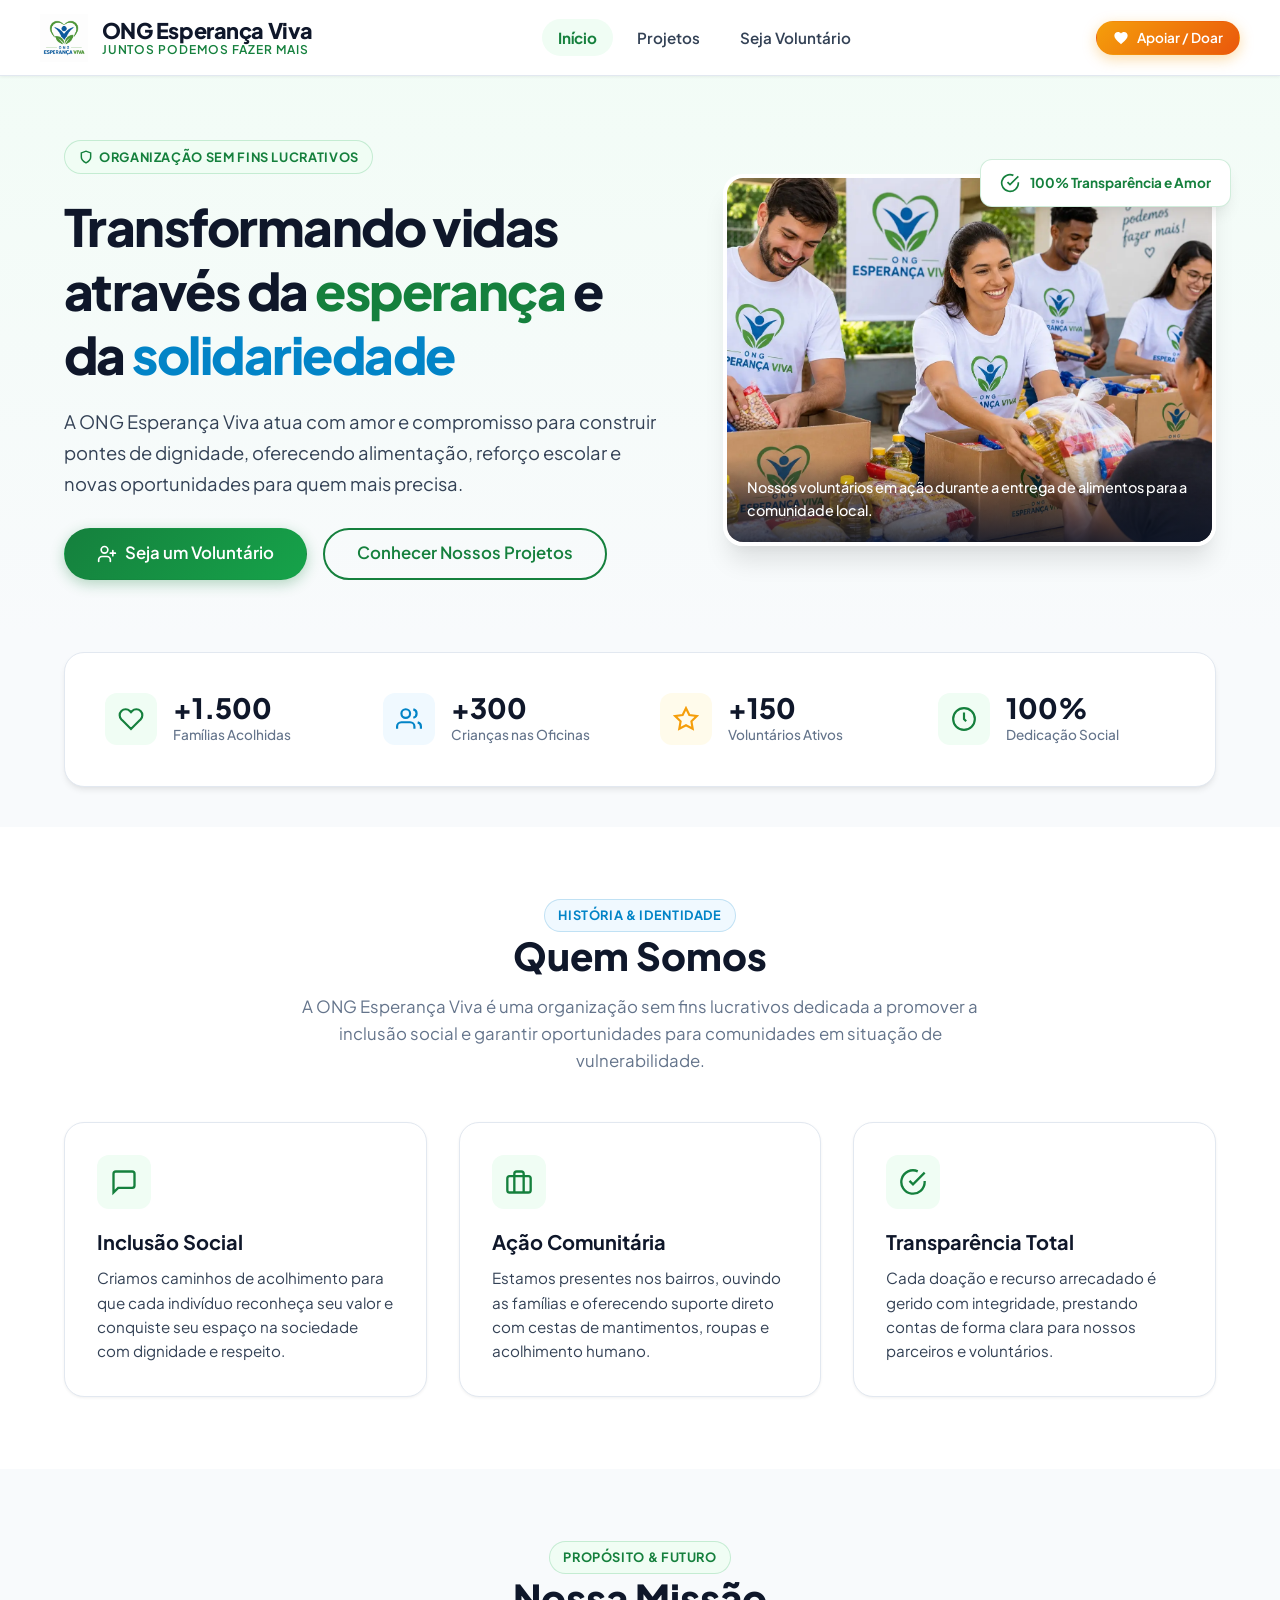
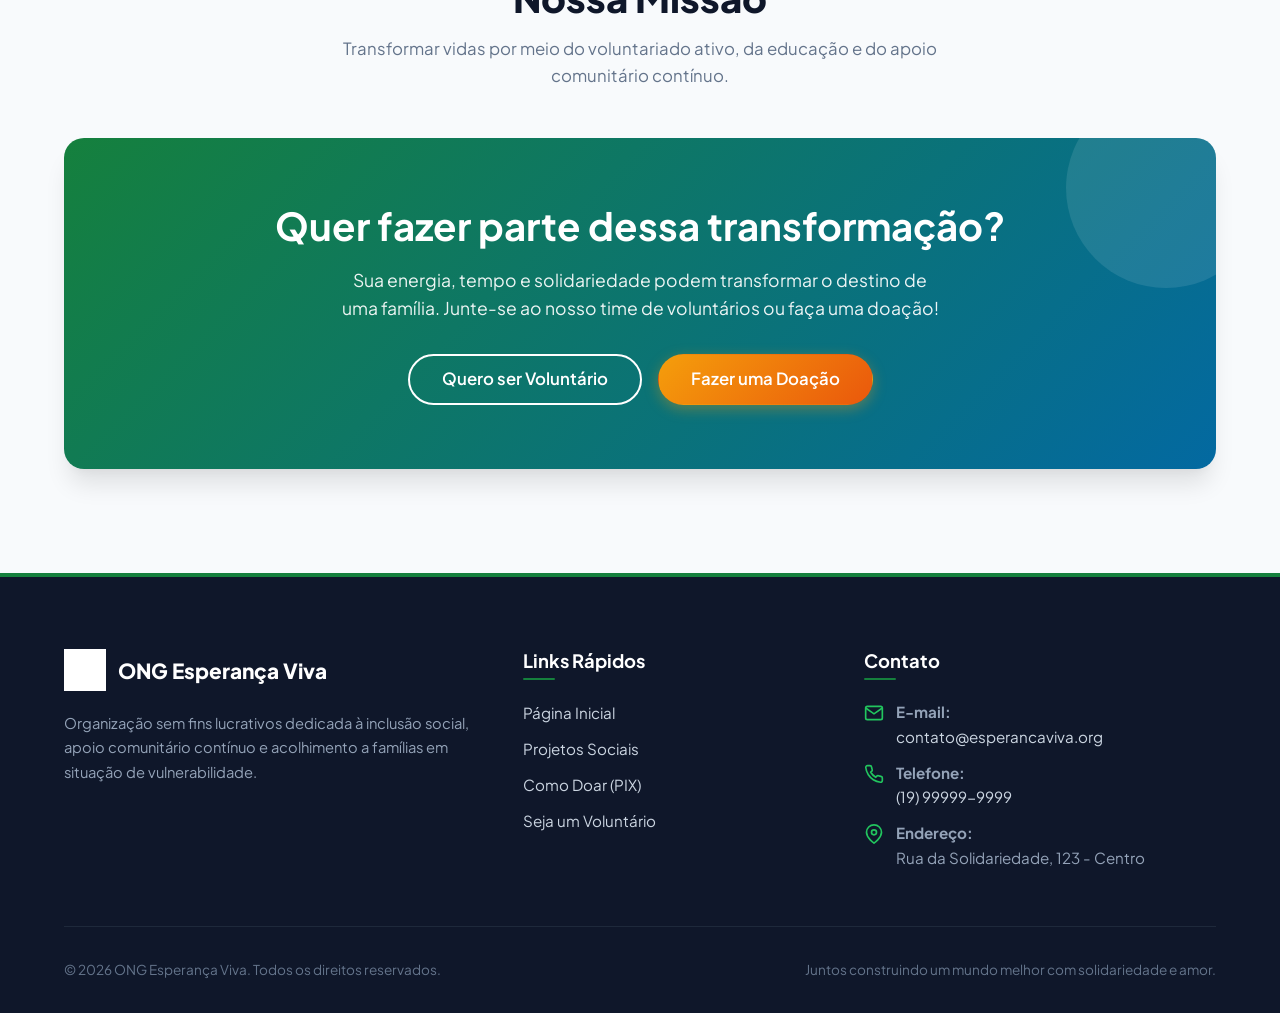
<file: index.html>
<!DOCTYPE html>
<html lang="pt-BR">
<head>
  <meta charset="UTF-8">
  <meta name="viewport" content="width=device-width, initial-scale=1.0">
  <meta name="description" content="A ONG Esperança Viva é uma organização sem fins lucrativos dedicada a promover a inclusão social e garantir oportunidades para comunidades em situação de vulnerabilidade.">
  <title>ONG Esperança Viva - Página Inicial</title>
  
  <!-- Favicon com Logotipo Oficial -->
  <link rel="icon" type="image/svg+xml" href="assets/img/logo-ong.svg">
  
  <!-- Folha de Estilos Principal -->
  <link rel="stylesheet" href="assets/css/style.css">
</head>
<body>

  <!-- CABEÇALHO PRINCIPAL -->
  <header class="site-header">
    <div class="container header-inner">
      <a href="index.html" class="brand-wrapper" title="Voltar para a página inicial">
        <img src="assets/img/logo-ong.svg" alt="Logotipo da ONG Esperança Viva" class="brand-logo">
        <div class="brand-title">
          <span>ONG Esperança Viva</span>
          <span class="sub">Juntos Podemos Fazer Mais</span>
        </div>
      </a>

      <!-- Botão Hambúrguer Mobile -->
      <button class="mobile-toggle" id="mobileToggle" aria-label="Abrir menu de navegação" aria-expanded="false">
        <svg viewBox="0 0 24 24" fill="none" stroke="currentColor" stroke-width="2" stroke-linecap="round" stroke-linejoin="round">
          <line x1="3" y1="12" x2="21" y2="12"></line>
          <line x1="3" y1="6" x2="21" y2="6"></line>
          <line x1="3" y1="18" x2="21" y2="18"></line>
        </svg>
      </button>

      <!-- Navegação Principal -->
      <nav class="main-nav" id="mainNav" aria-label="Menu Principal">
        <ul>
          <li><a href="index.html" class="active">Início</a></li>
          <li><a href="projetos.html">Projetos</a></li>
          <li><a href="cadastro.html">Seja Voluntário</a></li>
        </ul>
      </nav>

      <!-- Botão de Ação Rápida -->
      <div class="header-cta">
        <a href="projetos.html#doacoes" class="btn btn-accent btn-sm">
          <svg width="16" height="16" viewBox="0 0 24 24" fill="currentColor">
            <path d="M12 21.35l-1.45-1.32C5.4 15.36 2 12.28 2 8.5 2 5.42 4.42 3 7.5 3c1.74 0 3.41.81 4.5 2.09C13.09 3.81 14.76 3 16.5 3 19.58 3 22 5.42 22 8.5c0 3.78-3.4 6.86-8.55 11.54L12 21.35z"/>
          </svg>
          Apoiar / Doar
        </a>
      </div>
    </div>
  </header>

  <main>
    <!-- HERO SECTION -->
    <section class="hero-section">
      <div class="container hero-grid">
        <div class="hero-content">
          <div>
            <span class="badge badge-primary">
              <svg width="14" height="14" viewBox="0 0 24 24" fill="none" stroke="currentColor" stroke-width="2.5">
                <path d="M12 22s8-4 8-10V5l-8-3-8 3v7c0 6 8 10 8 10z"></path>
              </svg>
              Organização Sem Fins Lucrativos
            </span>
          </div>
          
          <h1 class="hero-title">
            Transformando vidas através da <span class="highlight-green">esperança</span> e da <span class="highlight-blue">solidariedade</span>
          </h1>

          <p class="hero-lead">
            A ONG Esperança Viva atua com amor e compromisso para construir pontes de dignidade, oferecendo alimentação, reforço escolar e novas oportunidades para quem mais precisa.
          </p>

          <div class="hero-actions">
            <a href="cadastro.html" class="btn btn-primary btn-lg">
              <svg width="20" height="20" viewBox="0 0 24 24" fill="none" stroke="currentColor" stroke-width="2" stroke-linecap="round" stroke-linejoin="round">
                <path d="M16 21v-2a4 4 0 0 0-4-4H6a4 4 0 0 0-4 4v2"></path>
                <circle cx="9" cy="7" r="4"></circle>
                <line x1="19" y1="8" x2="19" y2="14"></line>
                <line x1="22" y1="11" x2="16" y2="11"></line>
              </svg>
              Seja um Voluntário
            </a>
            
            <a href="projetos.html" class="btn btn-outline btn-lg">
              Conhecer Nossos Projetos
            </a>
          </div>
        </div>

        <div class="hero-image-wrapper">
          <div class="hero-image-card">
            <picture>
              <source srcset="assets/img/voluntarios.webp" type="image/webp">
              <img src="assets/img/voluntarios.jpg" alt="Grupo de voluntários sorrindo e organizando doações de mantimentos para a comunidade local.">
            </picture>
            <div class="hero-caption-overlay">
              <p>Nossos voluntários em ação durante a entrega de alimentos para a comunidade local.</p>
            </div>
          </div>
          
          <div class="floating-badge">
            <svg width="20" height="20" viewBox="0 0 24 24" fill="none" stroke="currentColor" stroke-width="2">
              <path d="M22 11.08V12a10 10 0 1 1-5.93-9.14"></path>
              <polyline points="22 4 12 14.01 9 11.01"></polyline>
            </svg>
            100% Transparência e Amor
          </div>
        </div>
      </div>
    </section>

    <!-- NÚMEROS DE IMPACTO -->
    <section class="impact-stats-section">
      <div class="container">
        <div class="stats-grid">
          <div class="stat-item">
            <div class="stat-icon green">
              <svg viewBox="0 0 24 24" fill="none" stroke="currentColor" stroke-width="2">
                <path d="M20.84 4.61a5.5 5.5 0 0 0-7.78 0L12 5.67l-1.06-1.06a5.5 5.5 0 0 0-7.78 7.78l1.06 1.06L12 21.23l7.78-7.78 1.06-1.06a5.5 5.5 0 0 0 0-7.78z"></path>
              </svg>
            </div>
            <div>
              <div class="stat-number">+1.500</div>
              <div class="stat-label">Famílias Acolhidas</div>
            </div>
          </div>

          <div class="stat-item">
            <div class="stat-icon blue">
              <svg viewBox="0 0 24 24" fill="none" stroke="currentColor" stroke-width="2">
                <path d="M17 21v-2a4 4 0 0 0-4-4H5a4 4 0 0 0-4 4v2"></path>
                <circle cx="9" cy="7" r="4"></circle>
                <path d="M23 21v-2a4 4 0 0 0-3-3.87"></path>
                <path d="M16 3.13a4 4 0 0 1 0 7.75"></path>
              </svg>
            </div>
            <div>
              <div class="stat-number">+300</div>
              <div class="stat-label">Crianças nas Oficinas</div>
            </div>
          </div>

          <div class="stat-item">
            <div class="stat-icon amber">
              <svg viewBox="0 0 24 24" fill="none" stroke="currentColor" stroke-width="2">
                <path d="M12 2l3.09 6.26L22 9.27l-5 4.87 1.18 6.88L12 17.77l-6.18 3.25L7 14.14 2 9.27l6.91-1.01L12 2z"></path>
              </svg>
            </div>
            <div>
              <div class="stat-number">+150</div>
              <div class="stat-label">Voluntários Ativos</div>
            </div>
          </div>

          <div class="stat-item">
            <div class="stat-icon green">
              <svg viewBox="0 0 24 24" fill="none" stroke="currentColor" stroke-width="2">
                <circle cx="12" cy="12" r="10"></circle>
                <polyline points="12 6 12 12 14 14"></polyline>
              </svg>
            </div>
            <div>
              <div class="stat-number">100%</div>
              <div class="stat-label">Dedicação Social</div>
            </div>
          </div>
        </div>
      </div>
    </section>

    <!-- QUEM SOMOS -->
    <section class="section section-alt" id="quem-somos">
      <div class="container">
        <div class="section-header">
          <span class="badge badge-secondary">História & Identidade</span>
          <h2 class="section-title">Quem Somos</h2>
          <p class="section-subtitle">
            A ONG Esperança Viva é uma organização sem fins lucrativos dedicada a promover a inclusão social e garantir oportunidades para comunidades em situação de vulnerabilidade.
          </p>
        </div>

        <div class="mission-cards-grid">
          <div class="card">
            <div class="card-icon-bubble">
              <svg viewBox="0 0 24 24" fill="none" stroke="currentColor" stroke-width="2">
                <path d="M21 15a2 2 0 0 1-2 2H7l-4 4V5a2 2 0 0 1 2-2h14a2 2 0 0 1 2 2z"></path>
              </svg>
            </div>
            <h3 class="card-title">Inclusão Social</h3>
            <p class="card-text">
              Criamos caminhos de acolhimento para que cada indivíduo reconheça seu valor e conquiste seu espaço na sociedade com dignidade e respeito.
            </p>
          </div>

          <div class="card">
            <div class="card-icon-bubble">
              <svg viewBox="0 0 24 24" fill="none" stroke="currentColor" stroke-width="2">
                <rect x="2" y="7" width="20" height="14" rx="2" ry="2"></rect>
                <path d="M16 21V5a2 2 0 0 0-2-2h-4a2 2 0 0 0-2 2v16"></path>
              </svg>
            </div>
            <h3 class="card-title">Ação Comunitária</h3>
            <p class="card-text">
              Estamos presentes nos bairros, ouvindo as famílias e oferecendo suporte direto com cestas de mantimentos, roupas e acolhimento humano.
            </p>
          </div>

          <div class="card">
            <div class="card-icon-bubble">
              <svg viewBox="0 0 24 24" fill="none" stroke="currentColor" stroke-width="2">
                <path d="M22 11.08V12a10 10 0 1 1-5.93-9.14"></path>
                <polyline points="22 4 12 14.01 9 11.01"></polyline>
              </svg>
            </div>
            <h3 class="card-title">Transparência Total</h3>
            <p class="card-text">
              Cada doação e recurso arrecadado é gerido com integridade, prestando contas de forma clara para nossos parceiros e voluntários.
            </p>
          </div>
        </div>
      </div>
    </section>

    <!-- NOSSA MISSÃO -->
    <section class="section" id="nossa-missao">
      <div class="container">
        <div class="section-header">
          <span class="badge badge-primary">Propósito & Futuro</span>
          <h2 class="section-title">Nossa Missão</h2>
          <p class="section-subtitle">
            Transformar vidas por meio do voluntariado ativo, da educação e do apoio comunitário contínuo.
          </p>
        </div>

        <!-- FAIXA DE CHAMADA (CTA) -->
        <div class="cta-banner">
          <div class="container">
            <h2>Quer fazer parte dessa transformação?</h2>
            <p>
              Sua energia, tempo e solidariedade podem transformar o destino de uma família. Junte-se ao nosso time de voluntários ou faça uma doação!
            </p>
            <div class="btn-group">
              <a href="cadastro.html" class="btn btn-outline-white btn-lg">
                Quero ser Voluntário
              </a>
              <a href="projetos.html#doacoes" class="btn btn-accent btn-lg">
                Fazer uma Doação
              </a>
            </div>
          </div>
        </div>
      </div>
    </section>
  </main>

  <!-- RODAPÉ COMPLETO -->
  <footer class="site-footer">
    <div class="container">
      <div class="footer-grid">
        
        <div class="footer-brand">
          <div class="footer-logo-row">
            <img src="assets/img/logo-ong.svg" alt="Logotipo ONG Esperança Viva">
            <span>ONG Esperança Viva</span>
          </div>
          <p class="footer-desc">
            Organização sem fins lucrativos dedicada à inclusão social, apoio comunitário contínuo e acolhimento a famílias em situação de vulnerabilidade.
          </p>
        </div>

        <div class="footer-column">
          <h3>Links Rápidos</h3>
          <ul class="footer-links">
            <li><a href="index.html">Página Inicial</a></li>
            <li><a href="projetos.html">Projetos Sociais</a></li>
            <li><a href="projetos.html#doacoes">Como Doar (PIX)</a></li>
            <li><a href="cadastro.html">Seja um Voluntário</a></li>
          </ul>
        </div>

        <div class="footer-column footer-contact">
          <h3>Contato</h3>
          <address>
            <div class="footer-contact-item">
              <svg viewBox="0 0 24 24" fill="none" stroke="currentColor" stroke-width="2">
                <path d="M4 4h16c1.1 0 2 .9 2 2v12c0 1.1-.9 2-2 2H4c-1.1 0-2-.9-2-2V6c0-1.1.9-2 2-2z"></path>
                <polyline points="22,6 12,13 2,6"></polyline>
              </svg>
              <div>
                <strong>E-mail:</strong><br>
                <a href="mailto:contato@esperancaviva.org">contato@esperancaviva.org</a>
              </div>
            </div>

            <div class="footer-contact-item">
              <svg viewBox="0 0 24 24" fill="none" stroke="currentColor" stroke-width="2">
                <path d="M22 16.92v3a2 2 0 0 1-2.18 2 19.79 19.79 0 0 1-8.63-3.07 19.5 19.5 0 0 1-6-6 19.79 19.79 0 0 1-3.07-8.67A2 2 0 0 1 4.11 2h3a2 2 0 0 1 2 1.72 12.84 12.84 0 0 0 .7 2.81 2 2 0 0 1-.45 2.11L8.09 9.91a16 16 0 0 0 6 6l1.27-1.27a2 2 0 0 1 2.11-.45 12.84 12.84 0 0 0 2.81.7A2 2 0 0 1 22 16.92z"></path>
              </svg>
              <div>
                <strong>Telefone:</strong><br>
                <a href="tel:+5519999999999">(19) 99999-9999</a>
              </div>
            </div>

            <div class="footer-contact-item">
              <svg viewBox="0 0 24 24" fill="none" stroke="currentColor" stroke-width="2">
                <path d="M21 10c0 7-9 13-9 13s-9-6-9-13a9 9 0 0 1 18 0z"></path>
                <circle cx="12" cy="10" r="3"></circle>
              </svg>
              <div>
                <strong>Endereço:</strong><br>
                Rua da Solidariedade, 123 - Centro
              </div>
            </div>
          </address>
        </div>

      </div>

      <div class="footer-bottom">
        <p>&copy; 2026 ONG Esperança Viva. Todos os direitos reservados.</p>
        <p>Juntos construindo um mundo melhor com solidariedade e amor.</p>
      </div>
    </div>
  </footer>

  <!-- Scripts Interativos -->
  <script src="assets/js/main.js"></script>
</body>
</html>
</file>
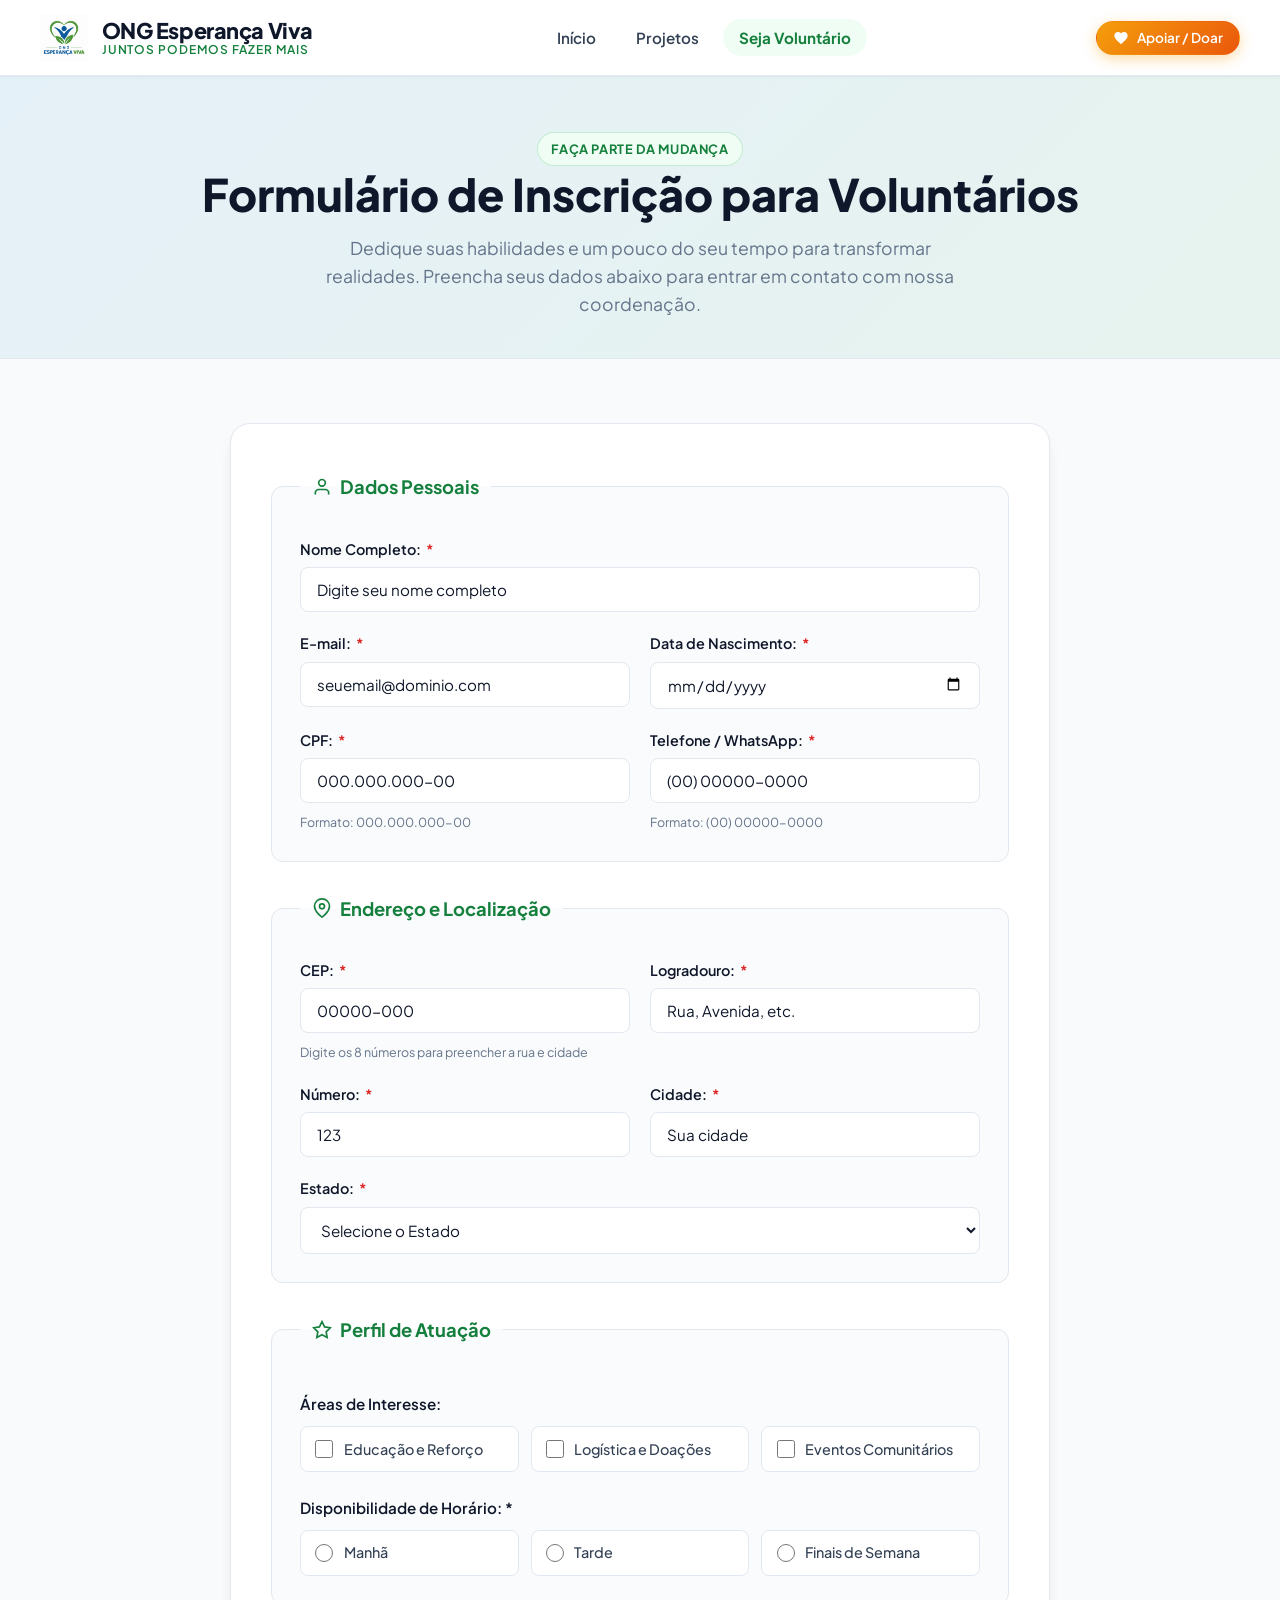
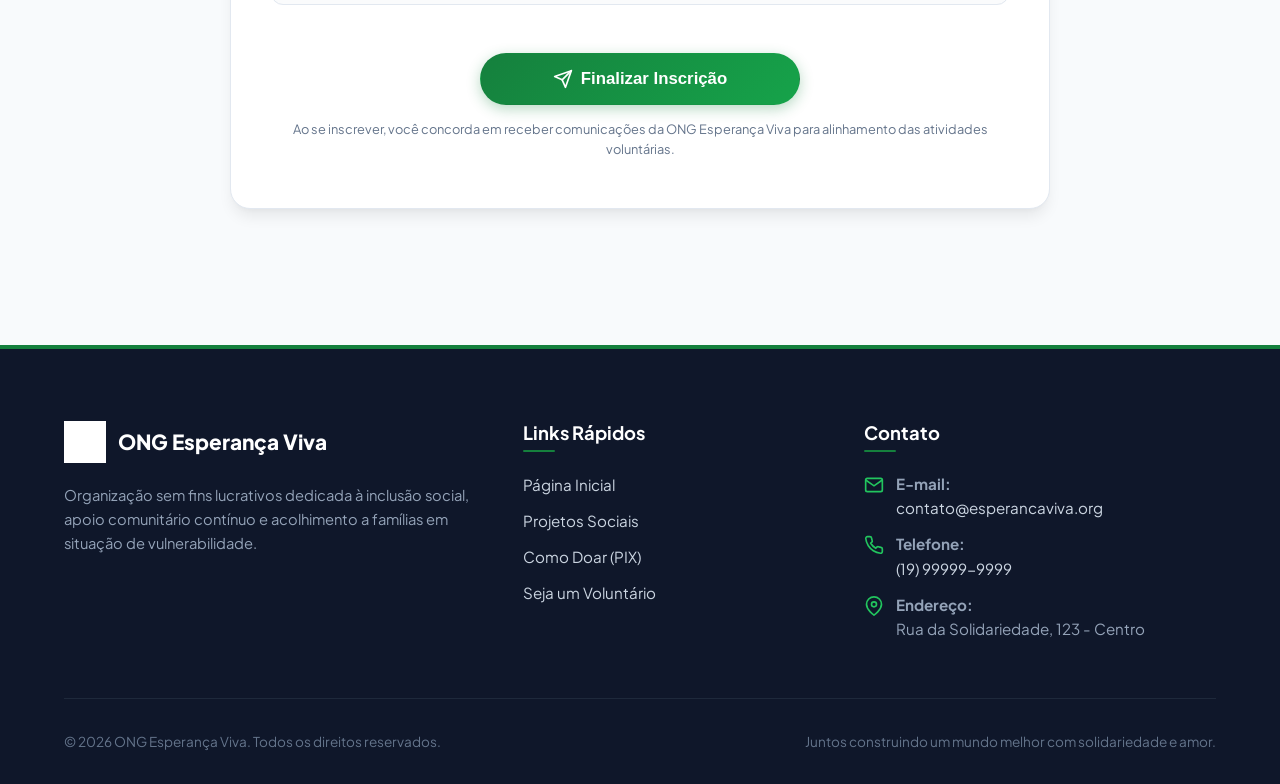
<file: cadastro.html>
<!DOCTYPE html>
<html lang="pt-BR">
<head>
  <meta charset="UTF-8">
  <meta name="viewport" content="width=device-width, initial-scale=1.0">
  <meta name="description" content="Seja um voluntário da ONG Esperança Viva. Preencha o formulário de cadastro e ajude em oficinas educativas, doações e apoio comunitário.">
  <title>ONG Esperança Viva - Seja um Voluntário</title>
  
  <!-- Favicon Oficial -->
  <link rel="icon" type="image/svg+xml" href="assets/img/logo-ong.svg">
  
  <!-- Folha de Estilos Principal -->
  <link rel="stylesheet" href="assets/css/style.css">
</head>
<body>

  <!-- CABEÇALHO PRINCIPAL -->
  <header class="site-header">
    <div class="container header-inner">
      <a href="index.html" class="brand-wrapper" title="Voltar para a página inicial">
        <img src="assets/img/logo-ong.svg" alt="Logotipo da ONG Esperança Viva" class="brand-logo">
        <div class="brand-title">
          <span>ONG Esperança Viva</span>
          <span class="sub">Juntos Podemos Fazer Mais</span>
        </div>
      </a>

      <!-- Botão Hambúrguer Mobile -->
      <button class="mobile-toggle" id="mobileToggle" aria-label="Abrir menu de navegação" aria-expanded="false">
        <svg viewBox="0 0 24 24" fill="none" stroke="currentColor" stroke-width="2" stroke-linecap="round" stroke-linejoin="round">
          <line x1="3" y1="12" x2="21" y2="12"></line>
          <line x1="3" y1="6" x2="21" y2="6"></line>
          <line x1="3" y1="18" x2="21" y2="18"></line>
        </svg>
      </button>

      <!-- Navegação Principal -->
      <nav class="main-nav" id="mainNav" aria-label="Menu Principal">
        <ul>
          <li><a href="index.html">Início</a></li>
          <li><a href="projetos.html">Projetos</a></li>
          <li><a href="cadastro.html" class="active">Seja Voluntário</a></li>
        </ul>
      </nav>

      <!-- Botão de Ação Rápida -->
      <div class="header-cta">
        <a href="projetos.html#doacoes" class="btn btn-accent btn-sm">
          <svg width="16" height="16" viewBox="0 0 24 24" fill="currentColor">
            <path d="M12 21.35l-1.45-1.32C5.4 15.36 2 12.28 2 8.5 2 5.42 4.42 3 7.5 3c1.74 0 3.41.81 4.5 2.09C13.09 3.81 14.76 3 16.5 3 19.58 3 22 5.42 22 8.5c0 3.78-3.4 6.86-8.55 11.54L12 21.35z"/>
          </svg>
          Apoiar / Doar
        </a>
      </div>
    </div>
  </header>

  <main>
    <!-- HERO DA PÁGINA -->
    <section class="page-hero">
      <div class="container">
        <span class="badge badge-primary">Faça Parte da Mudança</span>
        <h1>Formulário de Inscrição para Voluntários</h1>
        <p>Dedique suas habilidades e um pouco do seu tempo para transformar realidades. Preencha seus dados abaixo para entrar em contato com nossa coordenação.</p>
      </div>
    </section>

    <!-- FORMULÁRIO DE CADASTRO -->
    <section class="section" style="padding-top: 1.5rem;">
      <div class="container">
        
        <div class="form-container-card">
          
          <form action="#" method="POST" class="volunteer-form">
            
            <!-- ETAPA 1: DADOS PESSOAIS -->
            <fieldset class="form-step">
              <legend class="form-step-title">
                <svg width="20" height="20" viewBox="0 0 24 24" fill="none" stroke="currentColor" stroke-width="2">
                  <path d="M20 21v-2a4 4 0 0 0-4-4H8a4 4 0 0 0-4 4v2"></path>
                  <circle cx="12" cy="7" r="4"></circle>
                </svg>
                Dados Pessoais
              </legend>

              <div class="form-grid">
                
                <div class="form-group form-group-full">
                  <label for="nome">Nome Completo: <span class="required">*</span></label>
                  <input type="text" id="nome" name="nome" required placeholder="Digite seu nome completo" class="form-control">
                </div>

                <div class="form-group">
                  <label for="email">E-mail: <span class="required">*</span></label>
                  <input type="email" id="email" name="email" required placeholder="seuemail@dominio.com" class="form-control">
                </div>

                <div class="form-group">
                  <label for="nascimento">Data de Nascimento: <span class="required">*</span></label>
                  <input type="date" id="nascimento" name="nascimento" required class="form-control">
                </div>

                <div class="form-group">
                  <label for="cpf">CPF: <span class="required">*</span></label>
                  <input type="text" id="cpf" name="cpf" required pattern="\d{3}\.\d{3}\.\d{3}-\d{2}" placeholder="000.000.000-00" title="Digite o CPF no formato 000.000.000-00" class="form-control" maxlength="14">
                  <span class="form-hint">Formato: 000.000.000-00</span>
                </div>

                <div class="form-group">
                  <label for="telefone">Telefone / WhatsApp: <span class="required">*</span></label>
                  <input type="tel" id="telefone" name="telefone" required pattern="\(\d{2}\)\s\d{4,5}-\d{4}" placeholder="(00) 00000-0000" title="Digite o telefone no formato (00) 00000-0000" class="form-control" maxlength="15">
                  <span class="form-hint">Formato: (00) 00000-0000</span>
                </div>

              </div>
            </fieldset>

            <!-- ETAPA 2: ENDEREÇO E LOCALIZAÇÃO -->
            <fieldset class="form-step">
              <legend class="form-step-title">
                <svg width="20" height="20" viewBox="0 0 24 24" fill="none" stroke="currentColor" stroke-width="2">
                  <path d="M21 10c0 7-9 13-9 13s-9-6-9-13a9 9 0 0 1 18 0z"></path>
                  <circle cx="12" cy="10" r="3"></circle>
                </svg>
                Endereço e Localização
              </legend>

              <div class="form-grid">
                
                <div class="form-group">
                  <label for="cep">CEP: <span class="required">*</span></label>
                  <input type="text" id="cep" name="cep" required pattern="\d{5}-\d{3}" placeholder="00000-000" inputmode="numeric" title="Digite o CEP no formato 00000-000" class="form-control" maxlength="9">
                  <div id="cepLoading" class="cep-loading">
                    <svg class="animate-spin" width="14" height="14" viewBox="0 0 24 24" fill="none" stroke="currentColor" stroke-width="2">
                      <circle cx="12" cy="12" r="10" stroke-opacity="0.25"></circle>
                      <path d="M12 2a10 10 0 0 1 10 10"></path>
                    </svg>
                    Buscando endereço automaticamente...
                  </div>
                  <span class="form-hint">Digite os 8 números para preencher a rua e cidade</span>
                </div>

                <div class="form-group">
                  <label for="logradouro">Logradouro: <span class="required">*</span></label>
                  <input type="text" id="logradouro" name="logradouro" required placeholder="Rua, Avenida, etc." class="form-control">
                </div>

                <div class="form-group">
                  <label for="numero">Número: <span class="required">*</span></label>
                  <input type="number" id="numero" name="numero" required placeholder="123" class="form-control">
                </div>

                <div class="form-group">
                  <label for="cidade">Cidade: <span class="required">*</span></label>
                  <input type="text" id="cidade" name="cidade" required placeholder="Sua cidade" class="form-control">
                </div>

                <div class="form-group form-group-full">
                  <label for="estado">Estado: <span class="required">*</span></label>
                  <select id="estado" name="estado" required class="form-control">
                    <option value="">Selecione o Estado</option>
                    <option value="SP">São Paulo (SP)</option>
                    <option value="RJ">Rio de Janeiro (RJ)</option>
                    <option value="MG">Minas Gerais (MG)</option>
                    <option value="PR">Paraná (PR)</option>
                    <option value="BA">Bahia (BA)</option>
                    <option value="RS">Rio Grande do Sul (RS)</option>
                    <option value="SC">Santa Catarina (SC)</option>
                    <option value="PE">Pernambuco (PE)</option>
                    <option value="CE">Ceará (CE)</option>
                    <option value="GO">Goiás (GO)</option>
                    <option value="DF">Distrito Federal (DF)</option>
                    <option value="ES">Espírito Santo (ES)</option>
                  </select>
                </div>

              </div>
            </fieldset>

            <!-- ETAPA 3: PERFIL DE ATUAÇÃO -->
            <fieldset class="form-step">
              <legend class="form-step-title">
                <svg width="20" height="20" viewBox="0 0 24 24" fill="none" stroke="currentColor" stroke-width="2">
                  <polygon points="12 2 15.09 8.26 22 9.27 17 14.14 18.18 21.02 12 17.77 5.82 21.02 7 14.14 2 9.27 8.91 8.26 12 2"></polygon>
                </svg>
                Perfil de Atuação
              </legend>

              <div class="options-group">
                <p class="options-title">Áreas de Interesse:</p>
                <div class="checkbox-radio-grid">
                  <label class="custom-option-label">
                    <input type="checkbox" name="interesse" value="educacao">
                    <span>Educação e Reforço</span>
                  </label>
                  
                  <label class="custom-option-label">
                    <input type="checkbox" name="interesse" value="logistica">
                    <span>Logística e Doações</span>
                  </label>
                  
                  <label class="custom-option-label">
                    <input type="checkbox" name="interesse" value="eventos">
                    <span>Eventos Comunitários</span>
                  </label>
                </div>
              </div>

              <div class="options-group" style="margin-top: 1.5rem;">
                <p class="options-title">Disponibilidade de Horário: <span class="required">*</span></p>
                <div class="checkbox-radio-grid">
                  <label class="custom-option-label">
                    <input type="radio" name="disponibilidade" value="manha" required>
                    <span>Manhã</span>
                  </label>
                  
                  <label class="custom-option-label">
                    <input type="radio" name="disponibilidade" value="tarde">
                    <span>Tarde</span>
                  </label>
                  
                  <label class="custom-option-label">
                    <input type="radio" name="disponibilidade" value="final_de_semana">
                    <span>Finais de Semana</span>
                  </label>
                </div>
              </div>

            </fieldset>

            <!-- SUBMISSÃO -->
            <div class="form-submit-wrapper">
              <button type="submit" class="btn btn-primary btn-lg">
                <svg width="20" height="20" viewBox="0 0 24 24" fill="none" stroke="currentColor" stroke-width="2" stroke-linecap="round" stroke-linejoin="round">
                  <line x1="22" y1="2" x2="11" y2="13"></line>
                  <polygon points="22 2 15 22 11 13 2 9 22 2"></polygon>
                </svg>
                Finalizar Inscrição
              </button>
              
              <p class="terms-note">
                Ao se inscrever, você concorda em receber comunicações da ONG Esperança Viva para alinhamento das atividades voluntárias.
              </p>
            </div>

          </form>

        </div>

      </div>
    </section>
  </main>

  <!-- RODAPÉ COMPLETO -->
  <footer class="site-footer">
    <div class="container">
      <div class="footer-grid">
        
        <div class="footer-brand">
          <div class="footer-logo-row">
            <img src="assets/img/logo-ong.svg" alt="Logotipo ONG Esperança Viva">
            <span>ONG Esperança Viva</span>
          </div>
          <p class="footer-desc">
            Organização sem fins lucrativos dedicada à inclusão social, apoio comunitário contínuo e acolhimento a famílias em situação de vulnerabilidade.
          </p>
        </div>

        <div class="footer-column">
          <h3>Links Rápidos</h3>
          <ul class="footer-links">
            <li><a href="index.html">Página Inicial</a></li>
            <li><a href="projetos.html">Projetos Sociais</a></li>
            <li><a href="projetos.html#doacoes">Como Doar (PIX)</a></li>
            <li><a href="cadastro.html">Seja um Voluntário</a></li>
          </ul>
        </div>

        <div class="footer-column footer-contact">
          <h3>Contato</h3>
          <address>
            <div class="footer-contact-item">
              <svg viewBox="0 0 24 24" fill="none" stroke="currentColor" stroke-width="2">
                <path d="M4 4h16c1.1 0 2 .9 2 2v12c0 1.1-.9 2-2 2H4c-1.1 0-2-.9-2-2V6c0-1.1.9-2 2-2z"></path>
                <polyline points="22,6 12,13 2,6"></polyline>
              </svg>
              <div>
                <strong>E-mail:</strong><br>
                <a href="mailto:contato@esperancaviva.org">contato@esperancaviva.org</a>
              </div>
            </div>

            <div class="footer-contact-item">
              <svg viewBox="0 0 24 24" fill="none" stroke="currentColor" stroke-width="2">
                <path d="M22 16.92v3a2 2 0 0 1-2.18 2 19.79 19.79 0 0 1-8.63-3.07 19.5 19.5 0 0 1-6-6 19.79 19.79 0 0 1-3.07-8.67A2 2 0 0 1 4.11 2h3a2 2 0 0 1 2 1.72 12.84 12.84 0 0 0 .7 2.81 2 2 0 0 1-.45 2.11L8.09 9.91a16 16 0 0 0 6 6l1.27-1.27a2 2 0 0 1 2.11-.45 12.84 12.84 0 0 0 2.81.7A2 2 0 0 1 22 16.92z"></path>
              </svg>
              <div>
                <strong>Telefone:</strong><br>
                <a href="tel:+5519999999999">(19) 99999-9999</a>
              </div>
            </div>

            <div class="footer-contact-item">
              <svg viewBox="0 0 24 24" fill="none" stroke="currentColor" stroke-width="2">
                <path d="M21 10c0 7-9 13-9 13s-9-6-9-13a9 9 0 0 1 18 0z"></path>
                <circle cx="12" cy="10" r="3"></circle>
              </svg>
              <div>
                <strong>Endereço:</strong><br>
                Rua da Solidariedade, 123 - Centro
              </div>
            </div>
          </address>
        </div>

      </div>

      <div class="footer-bottom">
        <p>&copy; 2026 ONG Esperança Viva. Todos os direitos reservados.</p>
        <p>Juntos construindo um mundo melhor com solidariedade e amor.</p>
      </div>
    </div>
  </footer>

  <!-- Scripts Interativos -->
  <script src="assets/js/main.js"></script>
</body>
</html>
</file>
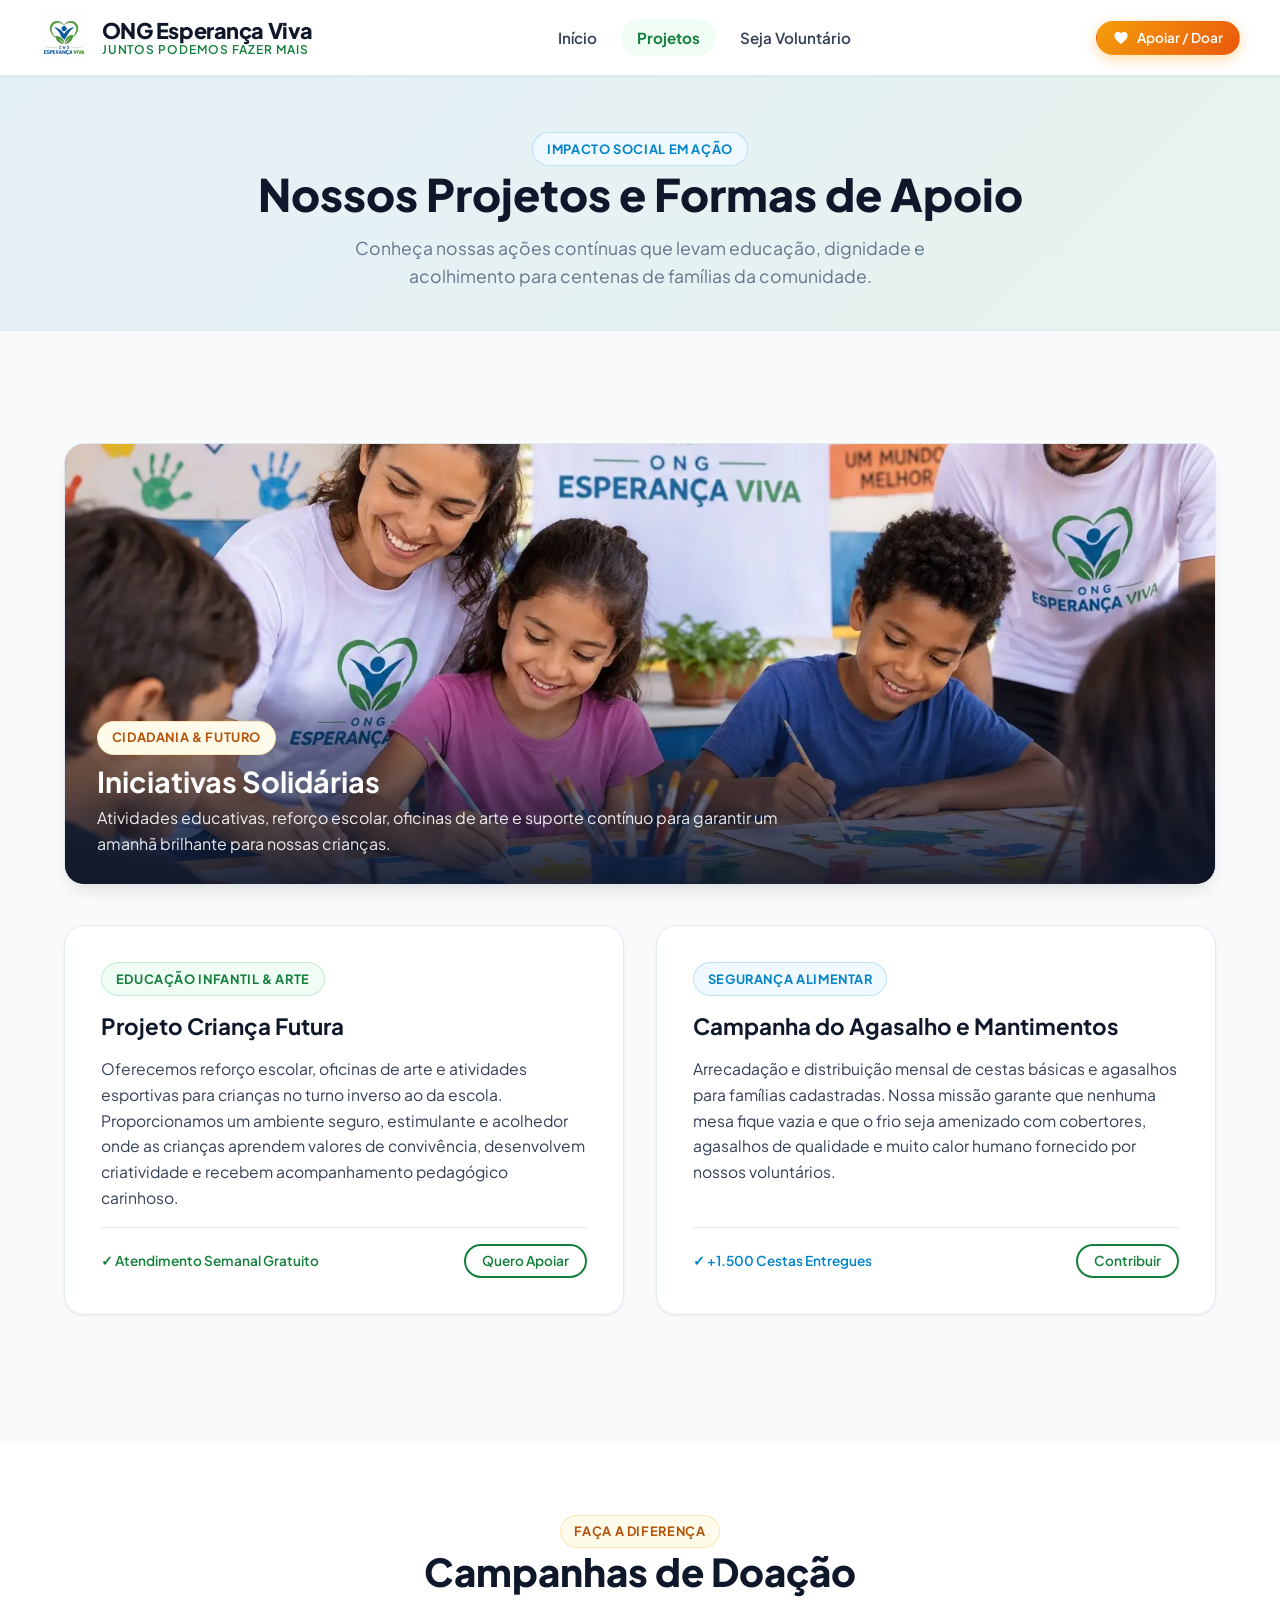
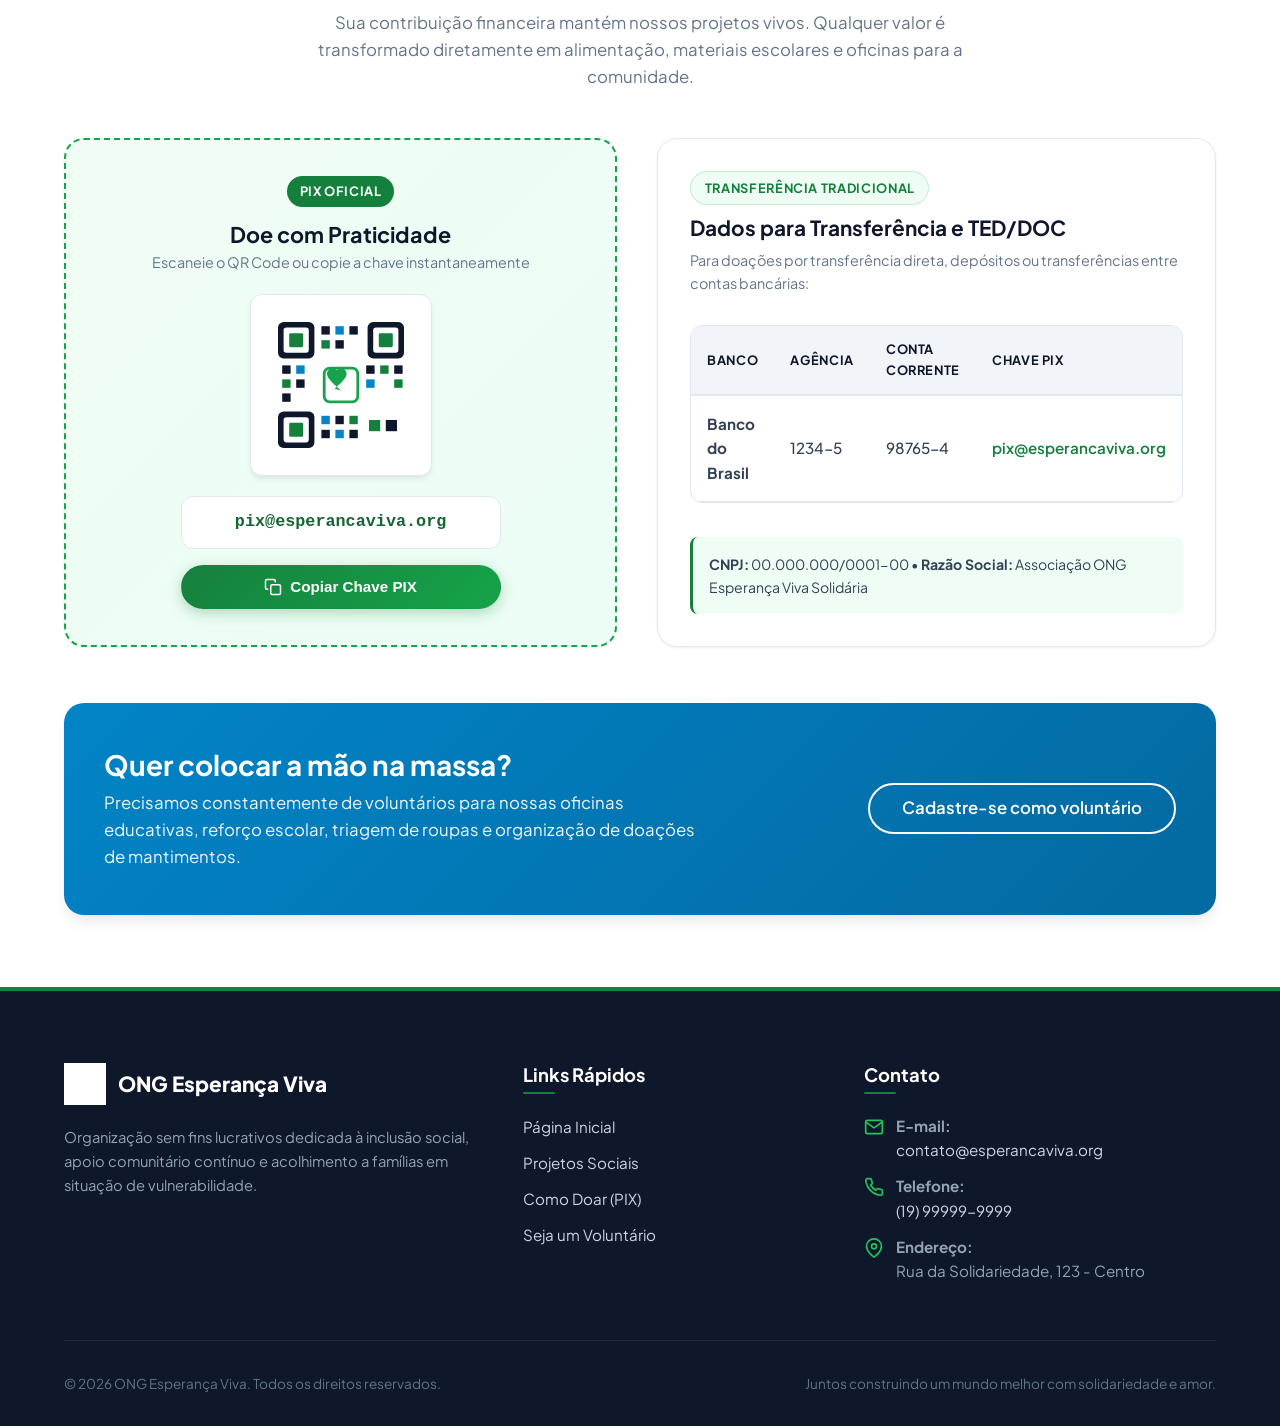
<file: projetos.html>
<!DOCTYPE html>
<html lang="pt-BR">
<head>
  <meta charset="UTF-8">
  <meta name="viewport" content="width=device-width, initial-scale=1.0">
  <meta name="description" content="Conheça os projetos sociais da ONG Esperança Viva: oficinas educativas, reforço escolar, distribuição de alimentos e agasalhos. Saiba como doar via PIX.">
  <title>ONG Esperança Viva - Projetos e Doações</title>
  
  <!-- Favicon Oficial -->
  <link rel="icon" type="image/svg+xml" href="assets/img/logo-ong.svg">
  
  <!-- Folha de Estilos Principal -->
  <link rel="stylesheet" href="assets/css/style.css">
</head>
<body>

  <!-- CABEÇALHO PRINCIPAL -->
  <header class="site-header">
    <div class="container header-inner">
      <a href="index.html" class="brand-wrapper" title="Voltar para a página inicial">
        <img src="assets/img/logo-ong.svg" alt="Logotipo da ONG Esperança Viva" class="brand-logo">
        <div class="brand-title">
          <span>ONG Esperança Viva</span>
          <span class="sub">Juntos Podemos Fazer Mais</span>
        </div>
      </a>

      <!-- Botão Hambúrguer Mobile -->
      <button class="mobile-toggle" id="mobileToggle" aria-label="Abrir menu de navegação" aria-expanded="false">
        <svg viewBox="0 0 24 24" fill="none" stroke="currentColor" stroke-width="2" stroke-linecap="round" stroke-linejoin="round">
          <line x1="3" y1="12" x2="21" y2="12"></line>
          <line x1="3" y1="6" x2="21" y2="6"></line>
          <line x1="3" y1="18" x2="21" y2="18"></line>
        </svg>
      </button>

      <!-- Navegação Principal -->
      <nav class="main-nav" id="mainNav" aria-label="Menu Principal">
        <ul>
          <li><a href="index.html">Início</a></li>
          <li><a href="projetos.html" class="active">Projetos</a></li>
          <li><a href="cadastro.html">Seja Voluntário</a></li>
        </ul>
      </nav>

      <!-- Botão de Ação Rápida -->
      <div class="header-cta">
        <a href="#doacoes" class="btn btn-accent btn-sm">
          <svg width="16" height="16" viewBox="0 0 24 24" fill="currentColor">
            <path d="M12 21.35l-1.45-1.32C5.4 15.36 2 12.28 2 8.5 2 5.42 4.42 3 7.5 3c1.74 0 3.41.81 4.5 2.09C13.09 3.81 14.76 3 16.5 3 19.58 3 22 5.42 22 8.5c0 3.78-3.4 6.86-8.55 11.54L12 21.35z"/>
          </svg>
          Apoiar / Doar
        </a>
      </div>
    </div>
  </header>

  <main>
    <!-- HERO DA PÁGINA -->
    <section class="page-hero">
      <div class="container">
        <span class="badge badge-secondary">Impacto Social em Ação</span>
        <h1>Nossos Projetos e Formas de Apoio</h1>
        <p>Conheça nossas ações contínuas que levam educação, dignidade e acolhimento para centenas de famílias da comunidade.</p>
      </div>
    </section>

    <!-- INICIATIVAS SOLIDÁRIAS -->
    <section class="section">
      <div class="container">
        
        <!-- BANNER COM FOTO REAL DAS CRIANÇAS E OFICINAS -->
        <div class="projects-featured-banner">
          <picture>
            <source srcset="assets/img/projetos-banner.webp" type="image/webp">
            <img src="assets/img/projetos-banner.jpg" alt="Crianças participando de uma oficina educativa de pintura realizada pela ONG.">
          </picture>
          <div class="projects-banner-content">
            <span class="badge badge-accent" style="margin-bottom: 0.5rem;">Cidadania & Futuro</span>
            <h2>Iniciativas Solidárias</h2>
            <p>Atividades educativas, reforço escolar, oficinas de arte e suporte contínuo para garantir um amanhã brilhante para nossas crianças.</p>
          </div>
        </div>

        <!-- GRID DE ARTIGOS DOS PROJETOS -->
        <div class="projects-grid">
          
          <!-- PROJETO CRIANÇA FUTURA -->
          <article class="project-card">
            <span class="badge badge-primary card-badge">Educação Infantil & Arte</span>
            <h3>Projeto Criança Futura</h3>
            <p>
              Oferecemos reforço escolar, oficinas de arte e atividades esportivas para crianças no turno inverso ao da escola. Proporcionamos um ambiente seguro, estimulante e acolhedor onde as crianças aprendem valores de convivência, desenvolvem criatividade e recebem acompanhamento pedagógico carinhoso.
            </p>
            <div style="margin-top: auto; padding-top: 1rem; border-top: 1px solid var(--border-light); display: flex; align-items: center; justify-content: space-between;">
              <span style="font-size: 0.85rem; font-weight: 600; color: var(--primary);">
                ✓ Atendimento Semanal Gratuito
              </span>
              <a href="cadastro.html" class="btn btn-outline btn-sm">Quero Apoiar</a>
            </div>
          </article>

          <!-- CAMPANHA DO AGASALHO E MANTIMENTOS -->
          <article class="project-card">
            <span class="badge badge-secondary card-badge">Segurança Alimentar</span>
            <h3>Campanha do Agasalho e Mantimentos</h3>
            <p>
              Arrecadação e distribuição mensal de cestas básicas e agasalhos para famílias cadastradas. Nossa missão garante que nenhuma mesa fique vazia e que o frio seja amenizado com cobertores, agasalhos de qualidade e muito calor humano fornecido por nossos voluntários.
            </p>
            <div style="margin-top: auto; padding-top: 1rem; border-top: 1px solid var(--border-light); display: flex; align-items: center; justify-content: space-between;">
              <span style="font-size: 0.85rem; font-weight: 600; color: var(--secondary);">
                ✓ +1.500 Cestas Entregues
              </span>
              <a href="#doacoes" class="btn btn-outline btn-sm">Contribuir</a>
            </div>
          </article>

        </div>

      </div>
    </section>

    <!-- SEÇÃO DE CAMPANHAS DE DOAÇÃO & PIX -->
    <section class="section section-alt" id="doacoes">
      <div class="container">
        
        <div class="section-header">
          <span class="badge badge-accent">Faça a Diferença</span>
          <h2 class="section-title">Campanhas de Doação</h2>
          <p class="section-subtitle">
            Sua contribuição financeira mantém nossos projetos vivos. Qualquer valor é transformado diretamente em alimentação, materiais escolares e oficinas para a comunidade.
          </p>
        </div>

        <div class="donations-wrapper">
          
          <!-- CARD PIX INTERATIVO COM BOTÃO DE CÓPIA -->
          <div class="pix-card">
            <div class="pix-header">
              <span class="pix-badge">PIX Oficial</span>
              <h3 style="color: var(--text-main); font-size: 1.35rem; margin-top: 0.4rem;">Doe com Praticidade</h3>
              <p style="font-size: 0.9rem; color: var(--text-muted); margin-top: 0.2rem;">Escaneie o QR Code ou copie a chave instantaneamente</p>
            </div>

            <div class="pix-qr-box" title="QR Code PIX da ONG Esperança Viva">
              <!-- SVG ilustrativo do QR Code com ícone de coração da ONG -->
              <svg viewBox="0 0 100 100" width="140" height="140">
                <rect width="100" height="100" fill="#ffffff" />
                <!-- Cantos posicionadores -->
                <rect x="5" y="5" width="26" height="26" fill="#0f172a" rx="4"/>
                <rect x="9" y="9" width="18" height="18" fill="#ffffff" rx="2"/>
                <rect x="13" y="13" width="10" height="10" fill="#15803d" rx="1"/>

                <rect x="69" y="5" width="26" height="26" fill="#0f172a" rx="4"/>
                <rect x="73" y="9" width="18" height="18" fill="#ffffff" rx="2"/>
                <rect x="77" y="13" width="10" height="10" fill="#15803d" rx="1"/>

                <rect x="5" y="69" width="26" height="26" fill="#0f172a" rx="4"/>
                <rect x="9" y="73" width="18" height="18" fill="#ffffff" rx="2"/>
                <rect x="13" y="77" width="10" height="10" fill="#15803d" rx="1"/>

                <!-- Padrões e módulos de dados estilizados -->
                <rect x="36" y="8" width="6" height="6" fill="#0f172a"/>
                <rect x="46" y="8" width="6" height="6" fill="#0284c7"/>
                <rect x="56" y="8" width="6" height="6" fill="#0f172a"/>
                <rect x="36" y="18" width="6" height="6" fill="#15803d"/>
                <rect x="46" y="18" width="6" height="6" fill="#0f172a"/>
                
                <rect x="8" y="36" width="6" height="6" fill="#0f172a"/>
                <rect x="18" y="36" width="6" height="6" fill="#0284c7"/>
                <rect x="8" y="46" width="6" height="6" fill="#15803d"/>
                <rect x="18" y="46" width="6" height="6" fill="#0f172a"/>
                <rect x="8" y="56" width="6" height="6" fill="#0f172a"/>

                <!-- Centro com Coração da Esperança -->
                <rect x="38" y="38" width="24" height="24" fill="#ffffff" rx="4" stroke="#16a34a" stroke-width="2"/>
                <path d="M50 54l-1.45-1.32C43.4 48 40 45 40 42c0-2.2 1.8-4 4-4 1.2 0 2.4.6 3 1.5.6-.9 1.8-1.5 3-1.5 2.2 0 4 1.8 4 4 0 3-3.4 6-8.55 10.68L50 54z" fill="#16a34a"/>

                <rect x="68" y="36" width="6" height="6" fill="#0f172a"/>
                <rect x="78" y="36" width="6" height="6" fill="#15803d"/>
                <rect x="88" y="36" width="6" height="6" fill="#0f172a"/>
                <rect x="68" y="46" width="6" height="6" fill="#0284c7"/>
                <rect x="88" y="46" width="6" height="6" fill="#15803d"/>

                <rect x="36" y="72" width="6" height="6" fill="#0284c7"/>
                <rect x="46" y="72" width="6" height="6" fill="#0f172a"/>
                <rect x="56" y="72" width="6" height="6" fill="#15803d"/>
                <rect x="36" y="82" width="6" height="6" fill="#0f172a"/>
                <rect x="46" y="82" width="6" height="6" fill="#0284c7"/>
                <rect x="56" y="82" width="6" height="6" fill="#0f172a"/>
                <rect x="70" y="75" width="8" height="8" fill="#15803d"/>
                <rect x="82" y="75" width="8" height="8" fill="#0f172a"/>
              </svg>
            </div>

            <!-- Chave PIX Formatada -->
            <div class="pix-key-display" id="pixKey">pix@esperancaviva.org</div>

            <!-- Botão de Cópia com 1 Clique -->
            <button type="button" id="copyPixBtn" class="btn btn-primary" style="width: 100%; max-width: 320px;">
              <svg width="18" height="18" viewBox="0 0 24 24" fill="none" stroke="currentColor" stroke-width="2" stroke-linecap="round" stroke-linejoin="round">
                <rect x="9" y="9" width="13" height="13" rx="2" ry="2"></rect>
                <path d="M5 15H4a2 2 0 0 1-2-2V4a2 2 0 0 1 2-2h9a2 2 0 0 1 2 2v1"></path>
              </svg>
              Copiar Chave PIX
            </button>
          </div>

          <!-- TABELA BANCÁRIA MODERNA -->
          <div class="bank-table-card">
            <div>
              <span class="badge badge-primary" style="margin-bottom: 0.6rem;">Transferência Tradicional</span>
              <h3>Dados para Transferência e TED/DOC</h3>
              <p class="desc">Para doações por transferência direta, depósitos ou transferências entre contas bancárias:</p>
            </div>

            <div class="table-responsive">
              <table class="styled-table">
                <caption>Dados para Transferência e PIX</caption>
                <thead>
                  <tr>
                    <th>Banco</th>
                    <th>Agência</th>
                    <th>Conta Corrente</th>
                    <th>Chave PIX</th>
                  </tr>
                </thead>
                <tbody>
                  <tr>
                    <td><strong>Banco do Brasil</strong></td>
                    <td>1234-5</td>
                    <td>98765-4</td>
                    <td style="color: var(--primary); font-weight: 600;">pix@esperancaviva.org</td>
                  </tr>
                </tbody>
              </table>
            </div>

            <div style="background-color: var(--primary-subtle); padding: 1rem; border-radius: var(--radius-sm); margin-top: 1.5rem; border-left: 3px solid var(--primary); font-size: 0.88rem; color: var(--text-body);">
              <strong>CNPJ:</strong> 00.000.000/0001-00 • <strong>Razão Social:</strong> Associação ONG Esperança Viva Solidária
            </div>
          </div>

        </div>

        <!-- ASIDE: CONVITE AO VOLUNTARIADO -->
        <aside class="volunteer-cta-aside">
          <div>
            <h2>Quer colocar a mão na massa?</h2>
            <p>Precisamos constantemente de voluntários para nossas oficinas educativas, reforço escolar, triagem de roupas e organização de doações de mantimentos.</p>
          </div>
          <a href="cadastro.html" class="btn btn-outline-white btn-lg" style="flex-shrink: 0;">
            Cadastre-se como voluntário
          </a>
        </aside>

      </div>
    </section>
  </main>

  <!-- RODAPÉ COMPLETO -->
  <footer class="site-footer">
    <div class="container">
      <div class="footer-grid">
        
        <div class="footer-brand">
          <div class="footer-logo-row">
            <img src="assets/img/logo-ong.svg" alt="Logotipo ONG Esperança Viva">
            <span>ONG Esperança Viva</span>
          </div>
          <p class="footer-desc">
            Organização sem fins lucrativos dedicada à inclusão social, apoio comunitário contínuo e acolhimento a famílias em situação de vulnerabilidade.
          </p>
        </div>

        <div class="footer-column">
          <h3>Links Rápidos</h3>
          <ul class="footer-links">
            <li><a href="index.html">Página Inicial</a></li>
            <li><a href="projetos.html">Projetos Sociais</a></li>
            <li><a href="#doacoes">Como Doar (PIX)</a></li>
            <li><a href="cadastro.html">Seja um Voluntário</a></li>
          </ul>
        </div>

        <div class="footer-column footer-contact">
          <h3>Contato</h3>
          <address>
            <div class="footer-contact-item">
              <svg viewBox="0 0 24 24" fill="none" stroke="currentColor" stroke-width="2">
                <path d="M4 4h16c1.1 0 2 .9 2 2v12c0 1.1-.9 2-2 2H4c-1.1 0-2-.9-2-2V6c0-1.1.9-2 2-2z"></path>
                <polyline points="22,6 12,13 2,6"></polyline>
              </svg>
              <div>
                <strong>E-mail:</strong><br>
                <a href="mailto:contato@esperancaviva.org">contato@esperancaviva.org</a>
              </div>
            </div>

            <div class="footer-contact-item">
              <svg viewBox="0 0 24 24" fill="none" stroke="currentColor" stroke-width="2">
                <path d="M22 16.92v3a2 2 0 0 1-2.18 2 19.79 19.79 0 0 1-8.63-3.07 19.5 19.5 0 0 1-6-6 19.79 19.79 0 0 1-3.07-8.67A2 2 0 0 1 4.11 2h3a2 2 0 0 1 2 1.72 12.84 12.84 0 0 0 .7 2.81 2 2 0 0 1-.45 2.11L8.09 9.91a16 16 0 0 0 6 6l1.27-1.27a2 2 0 0 1 2.11-.45 12.84 12.84 0 0 0 2.81.7A2 2 0 0 1 22 16.92z"></path>
              </svg>
              <div>
                <strong>Telefone:</strong><br>
                <a href="tel:+5519999999999">(19) 99999-9999</a>
              </div>
            </div>

            <div class="footer-contact-item">
              <svg viewBox="0 0 24 24" fill="none" stroke="currentColor" stroke-width="2">
                <path d="M21 10c0 7-9 13-9 13s-9-6-9-13a9 9 0 0 1 18 0z"></path>
                <circle cx="12" cy="10" r="3"></circle>
              </svg>
              <div>
                <strong>Endereço:</strong><br>
                Rua da Solidariedade, 123 - Centro
              </div>
            </div>
          </address>
        </div>

      </div>

      <div class="footer-bottom">
        <p>&copy; 2026 ONG Esperança Viva. Todos os direitos reservados.</p>
        <p>Juntos construindo um mundo melhor com solidariedade e amor.</p>
      </div>
    </div>
  </footer>

  <!-- Scripts Interativos -->
  <script src="assets/js/main.js"></script>
</body>
</html>
</file>
<file: assets/css/style.css>
/* ==========================================================================
   ONG ESPERANÇA VIVA - FOLHA DE ESTILOS PRINCIPAL
   Identidade: Verde Esperança (#16a34a) + Azul Confiança (#0284c7)
   Design System Responsivo, Acessível e Moderno
   ========================================================================== */

@import url('https://fonts.googleapis.com/css2?family=Plus+Jakarta+Sans:wght@400;500;600;700;800&display=swap');

/* --- VARIÁVEIS DE DESIGN (DESIGN TOKENS) --- */
:root {
  --primary: #15803d;
  --primary-light: #22c55e;
  --primary-hover: #166534;
  --primary-subtle: #f0fdf4;
  --primary-gradient: linear-gradient(135deg, #15803d 0%, #16a34a 100%);

  --secondary: #0284c7;
  --secondary-light: #38bdf8;
  --secondary-hover: #0369a1;
  --secondary-subtle: #f0f9ff;
  --secondary-gradient: linear-gradient(135deg, #0284c7 0%, #0369a1 100%);

  --accent: #f59e0b;
  --accent-hover: #d97706;
  --accent-subtle: #fffbeb;

  --text-main: #0f172a;
  --text-body: #334155;
  --text-muted: #64748b;
  --text-inverse: #ffffff;

  --bg-page: #f8fafc;
  --bg-surface: #ffffff;
  --bg-subtle: #f1f5f9;
  --bg-dark: #0f172a;

  --border-light: #e2e8f0;
  --border-focus: #16a34a;

  --radius-sm: 8px;
  --radius-md: 12px;
  --radius-lg: 20px;
  --radius-full: 9999px;

  --shadow-sm: 0 1px 3px rgba(0, 0, 0, 0.06);
  --shadow-md: 0 4px 6px -1px rgba(0, 0, 0, 0.08), 0 2px 4px -2px rgba(0, 0, 0, 0.04);
  --shadow-lg: 0 10px 15px -3px rgba(0, 0, 0, 0.08), 0 4px 6px -4px rgba(0, 0, 0, 0.04);
  --shadow-xl: 0 20px 25px -5px rgba(0, 0, 0, 0.1), 0 8px 10px -6px rgba(0, 0, 0, 0.04);

  --transition: all 0.25s cubic-bezier(0.16, 1, 0.3, 1);
  --container-max: 1200px;
}

/* --- RESET & CONFIGURAÇÃO GLOBAL --- */
*, *::before, *::after {
  box-sizing: border-box;
  margin: 0;
  padding: 0;
}

html {
  scroll-behavior: smooth;
  font-size: 16px;
}

body {
  font-family: 'Plus Jakarta Sans', -apple-system, BlinkMacSystemFont, "Segoe UI", Roboto, sans-serif;
  color: var(--text-body);
  background-color: var(--bg-page);
  line-height: 1.6;
  min-height: 100vh;
  display: flex;
  flex-direction: column;
  -webkit-font-smoothing: antialiased;
}

main {
  flex: 1;
}

img, picture, svg {
  max-width: 100%;
  display: block;
}

a {
  color: var(--secondary);
  text-decoration: none;
  transition: var(--transition);
}

a:hover {
  color: var(--secondary-hover);
}

h1, h2, h3, h4 {
  color: var(--text-main);
  font-weight: 700;
  line-height: 1.25;
}

/* --- CONTAINER CENTRALIZADO --- */
.container {
  width: 100%;
  max-width: var(--container-max);
  margin-left: auto;
  margin-right: auto;
  padding-left: 1.5rem;
  padding-right: 1.5rem;
}

/* --- BOTÕES MODERNOS --- */
.btn {
  display: inline-flex;
  align-items: center;
  justify-content: center;
  gap: 0.5rem;
  padding: 0.75rem 1.5rem;
  font-size: 0.95rem;
  font-weight: 600;
  border-radius: var(--radius-full);
  border: 1px solid transparent;
  cursor: pointer;
  transition: var(--transition);
  text-decoration: none;
  line-height: 1;
  white-space: nowrap;
}

.btn:focus-visible {
  outline: 3px solid rgba(22, 163, 74, 0.4);
  outline-offset: 2px;
}

.btn-primary {
  background: var(--primary-gradient);
  color: var(--text-inverse);
  box-shadow: 0 4px 14px rgba(21, 128, 61, 0.3);
}

.btn-primary:hover {
  background: linear-gradient(135deg, #166534 0%, #15803d 100%);
  color: var(--text-inverse);
  transform: translateY(-2px);
  box-shadow: 0 6px 20px rgba(21, 128, 61, 0.4);
}

.btn-secondary {
  background: var(--secondary-gradient);
  color: var(--text-inverse);
  box-shadow: 0 4px 14px rgba(2, 132, 199, 0.3);
}

.btn-secondary:hover {
  background: linear-gradient(135deg, #0369a1 0%, #0284c7 100%);
  color: var(--text-inverse);
  transform: translateY(-2px);
  box-shadow: 0 6px 20px rgba(2, 132, 199, 0.4);
}

.btn-accent {
  background: linear-gradient(135deg, #f59e0b 0%, #ea580c 100%);
  color: var(--text-inverse);
  box-shadow: 0 4px 14px rgba(245, 158, 11, 0.35);
}

.btn-accent:hover {
  background: linear-gradient(135deg, #d97706 0%, #c2410c 100%);
  color: var(--text-inverse);
  transform: translateY(-2px);
  box-shadow: 0 6px 20px rgba(245, 158, 11, 0.45);
}

.btn-outline {
  background: transparent;
  border: 2px solid var(--primary);
  color: var(--primary);
}

.btn-outline:hover {
  background: var(--primary);
  color: var(--text-inverse);
  transform: translateY(-2px);
}

.btn-outline-white {
  background: transparent;
  border: 2px solid #ffffff;
  color: #ffffff;
}

.btn-outline-white:hover {
  background: #ffffff;
  color: var(--primary);
  transform: translateY(-2px);
}

.btn-sm {
  padding: 0.5rem 1rem;
  font-size: 0.85rem;
}

.btn-lg {
  padding: 0.95rem 2rem;
  font-size: 1.05rem;
}

/* --- BADGES & TAGS --- */
.badge {
  display: inline-flex;
  align-items: center;
  gap: 0.4rem;
  padding: 0.35rem 0.85rem;
  font-size: 0.8rem;
  font-weight: 700;
  text-transform: uppercase;
  letter-spacing: 0.05em;
  border-radius: var(--radius-full);
}

.badge-primary {
  background-color: var(--primary-subtle);
  color: var(--primary);
  border: 1px solid rgba(22, 163, 74, 0.2);
}

.badge-secondary {
  background-color: var(--secondary-subtle);
  color: var(--secondary);
  border: 1px solid rgba(2, 132, 199, 0.2);
}

.badge-accent {
  background-color: var(--accent-subtle);
  color: #b45309;
  border: 1px solid rgba(245, 158, 11, 0.25);
}

/* ==========================================================================
   CABEÇALHO & NAVEGAÇÃO
   ========================================================================== */
.site-header {
  position: sticky;
  top: 0;
  z-index: 1000;
  background-color: rgba(255, 255, 255, 0.95);
  backdrop-filter: blur(12px);
  -webkit-backdrop-filter: blur(12px);
  border-bottom: 1px solid var(--border-light);
  box-shadow: var(--shadow-sm);
  transition: var(--transition);
}

.header-inner {
  display: flex;
  align-items: center;
  justify-content: space-between;
  padding: 0.85rem 0;
  gap: 1.5rem;
}

.brand-wrapper {
  display: flex;
  align-items: center;
  gap: 0.85rem;
  text-decoration: none;
}

.brand-logo {
  width: 48px;
  height: 48px;
  object-fit: contain;
  transition: transform 0.3s ease;
}

.brand-wrapper:hover .brand-logo {
  transform: scale(1.05) rotate(2deg);
}

.brand-title {
  font-size: 1.35rem;
  font-weight: 800;
  color: var(--text-main);
  letter-spacing: -0.02em;
  display: flex;
  flex-direction: column;
  line-height: 1.1;
}

.brand-title span.sub {
  font-size: 0.75rem;
  font-weight: 600;
  color: var(--primary);
  text-transform: uppercase;
  letter-spacing: 0.08em;
}

.main-nav ul {
  display: flex;
  align-items: center;
  list-style: none;
  gap: 0.5rem;
}

.main-nav a {
  padding: 0.55rem 1rem;
  font-weight: 600;
  font-size: 0.95rem;
  color: var(--text-body);
  border-radius: var(--radius-full);
  transition: var(--transition);
  position: relative;
}

.main-nav a:hover {
  color: var(--primary);
  background-color: var(--primary-subtle);
}

.main-nav a.active {
  color: var(--primary);
  background-color: var(--primary-subtle);
  font-weight: 700;
}

.header-cta {
  display: flex;
  align-items: center;
  gap: 0.75rem;
}

/* Botão Mobile (Hambúrguer) */
.mobile-toggle {
  display: none;
  background: transparent;
  border: none;
  cursor: pointer;
  padding: 0.5rem;
  border-radius: var(--radius-sm);
  color: var(--text-main);
}

.mobile-toggle:hover {
  background-color: var(--bg-subtle);
}

.mobile-toggle svg {
  width: 28px;
  height: 28px;
}

/* ==========================================================================
   SEÇÕES DA PÁGINA INICIAL (INDEX)
   ========================================================================== */

/* Hero Section */
.hero-section {
  padding: 4rem 0 3.5rem;
  background: linear-gradient(180deg, rgba(240, 253, 244, 0.7) 0%, rgba(248, 250, 252, 1) 100%);
  position: relative;
  overflow: hidden;
}

.hero-grid {
  display: grid;
  grid-template-columns: 1.1fr 0.9fr;
  gap: 3.5rem;
  align-items: center;
}

.hero-content {
  display: flex;
  flex-direction: column;
  gap: 1.25rem;
}

.hero-title {
  font-size: clamp(2.2rem, 4vw, 3.25rem);
  font-weight: 800;
  letter-spacing: -0.03em;
  color: var(--text-main);
}

.hero-title .highlight-green {
  color: var(--primary);
  position: relative;
}

.hero-title .highlight-blue {
  color: var(--secondary);
}

.hero-lead {
  font-size: 1.15rem;
  color: var(--text-body);
  line-height: 1.7;
}

.hero-actions {
  display: flex;
  flex-wrap: wrap;
  gap: 1rem;
  margin-top: 0.5rem;
}

.hero-image-wrapper {
  position: relative;
}

.hero-image-card {
  position: relative;
  border-radius: var(--radius-lg);
  overflow: hidden;
  box-shadow: var(--shadow-xl);
  border: 4px solid #ffffff;
  transition: transform 0.4s ease;
}

.hero-image-card:hover {
  transform: translateY(-4px);
}

.hero-image-card img {
  width: 100%;
  height: auto;
  aspect-ratio: 4/3;
  object-fit: cover;
}

.hero-caption-overlay {
  position: absolute;
  bottom: 0;
  left: 0;
  right: 0;
  padding: 1.25rem;
  background: linear-gradient(0deg, rgba(15, 23, 42, 0.85) 0%, rgba(15, 23, 42, 0) 100%);
  color: #ffffff;
  font-size: 0.9rem;
  font-weight: 500;
}

.floating-badge {
  position: absolute;
  top: -15px;
  right: -15px;
  background-color: #ffffff;
  padding: 0.75rem 1.2rem;
  border-radius: var(--radius-md);
  box-shadow: var(--shadow-lg);
  display: flex;
  align-items: center;
  gap: 0.6rem;
  font-weight: 700;
  font-size: 0.85rem;
  color: var(--primary);
  border: 1px solid rgba(22, 163, 74, 0.2);
  animation: float 4s ease-in-out infinite;
}

@keyframes float {
  0%, 100% { transform: translateY(0px); }
  50% { transform: translateY(-8px); }
}

/* Estatísticas de Impacto */
.impact-stats-section {
  padding: 2.5rem 0;
  margin-top: -1.5rem;
  position: relative;
  z-index: 10;
}

.stats-grid {
  display: grid;
  grid-template-columns: repeat(4, 1fr);
  gap: 1.5rem;
  background: #ffffff;
  padding: 2rem;
  border-radius: var(--radius-lg);
  box-shadow: var(--shadow-md);
  border: 1px solid var(--border-light);
}

.stat-item {
  display: flex;
  align-items: center;
  gap: 1rem;
  padding: 0.5rem;
}

.stat-icon {
  width: 52px;
  height: 52px;
  border-radius: var(--radius-md);
  display: flex;
  align-items: center;
  justify-content: center;
  flex-shrink: 0;
}

.stat-icon.green {
  background-color: var(--primary-subtle);
  color: var(--primary);
}

.stat-icon.blue {
  background-color: var(--secondary-subtle);
  color: var(--secondary);
}

.stat-icon.amber {
  background-color: var(--accent-subtle);
  color: var(--accent);
}

.stat-icon svg {
  width: 26px;
  height: 26px;
}

.stat-number {
  font-size: 1.75rem;
  font-weight: 800;
  color: var(--text-main);
  line-height: 1.1;
}

.stat-label {
  font-size: 0.85rem;
  color: var(--text-muted);
  font-weight: 500;
}

/* Seções de Conteúdo (Quem Somos / Missão) */
.section {
  padding: 4.5rem 0;
}

.section-alt {
  background-color: #ffffff;
}

.section-header {
  text-align: center;
  max-width: 680px;
  margin: 0 auto 3rem;
}

.section-title {
  font-size: clamp(1.8rem, 3vw, 2.4rem);
  color: var(--text-main);
  margin-bottom: 0.85rem;
  font-weight: 800;
}

.section-subtitle {
  font-size: 1.05rem;
  color: var(--text-muted);
}

/* Cards de Missão e Valores */
.mission-cards-grid {
  display: grid;
  grid-template-columns: repeat(3, 1fr);
  gap: 2rem;
}

.card {
  background: var(--bg-surface);
  border-radius: var(--radius-lg);
  padding: 2rem;
  border: 1px solid var(--border-light);
  box-shadow: var(--shadow-sm);
  transition: var(--transition);
  display: flex;
  flex-direction: column;
}

.card:hover {
  transform: translateY(-5px);
  box-shadow: var(--shadow-lg);
  border-color: rgba(22, 163, 74, 0.3);
}

.card-icon-bubble {
  width: 54px;
  height: 54px;
  border-radius: var(--radius-md);
  background: var(--primary-subtle);
  color: var(--primary);
  display: flex;
  align-items: center;
  justify-content: center;
  margin-bottom: 1.25rem;
}

.card-icon-bubble svg {
  width: 28px;
  height: 28px;
}

.card-title {
  font-size: 1.25rem;
  font-weight: 700;
  margin-bottom: 0.75rem;
  color: var(--text-main);
}

.card-text {
  color: var(--text-body);
  font-size: 0.95rem;
  line-height: 1.6;
}

/* Faixa de Ação Chamada Final */
.cta-banner {
  background: linear-gradient(135deg, #15803d 0%, #0369a1 100%);
  color: #ffffff;
  padding: 4rem 0;
  border-radius: var(--radius-lg);
  margin: 2rem 0;
  text-align: center;
  box-shadow: var(--shadow-xl);
  position: relative;
  overflow: hidden;
}

.cta-banner::before {
  content: "";
  position: absolute;
  top: -50px;
  right: -50px;
  width: 200px;
  height: 200px;
  background: rgba(255, 255, 255, 0.1);
  border-radius: 50%;
}

.cta-banner h2 {
  color: #ffffff;
  font-size: clamp(1.75rem, 3vw, 2.5rem);
  margin-bottom: 1rem;
}

.cta-banner p {
  font-size: 1.1rem;
  max-width: 600px;
  margin: 0 auto 2rem;
  opacity: 0.92;
}

.cta-banner .btn-group {
  display: flex;
  justify-content: center;
  gap: 1rem;
  flex-wrap: wrap;
}

/* ==========================================================================
   PÁGINA DE PROJETOS & DOAÇÕES
   ========================================================================== */
.page-hero {
  background: linear-gradient(135deg, rgba(2, 132, 199, 0.08) 0%, rgba(22, 163, 74, 0.08) 100%);
  padding: 3.5rem 0 2.5rem;
  text-align: center;
  border-bottom: 1px solid var(--border-light);
}

.page-hero h1 {
  font-size: clamp(2rem, 3.5vw, 2.8rem);
  font-weight: 800;
  color: var(--text-main);
  margin-bottom: 0.75rem;
}

.page-hero p {
  font-size: 1.1rem;
  color: var(--text-muted);
  max-width: 650px;
  margin: 0 auto;
}

/* Banner de Projetos com Foto Real */
.projects-featured-banner {
  margin: 2.5rem 0;
  border-radius: var(--radius-lg);
  overflow: hidden;
  box-shadow: var(--shadow-lg);
  border: 1px solid var(--border-light);
  position: relative;
}

.projects-featured-banner img {
  width: 100%;
  max-height: 440px;
  object-fit: cover;
}

.projects-banner-content {
  position: absolute;
  bottom: 0;
  left: 0;
  right: 0;
  background: linear-gradient(0deg, rgba(15, 23, 42, 0.92) 0%, rgba(15, 23, 42, 0.4) 70%, transparent 100%);
  color: #ffffff;
  padding: 2.5rem 2rem 1.75rem;
}

.projects-banner-content h2 {
  color: #ffffff;
  font-size: 1.8rem;
  margin-bottom: 0.4rem;
}

.projects-banner-content p {
  font-size: 1rem;
  opacity: 0.9;
  max-width: 700px;
}

/* Grid de Projetos */
.projects-grid {
  display: grid;
  grid-template-columns: repeat(2, 1fr);
  gap: 2rem;
  margin-bottom: 3.5rem;
}

.project-card {
  background: var(--bg-surface);
  border-radius: var(--radius-lg);
  padding: 2.25rem;
  border: 1px solid var(--border-light);
  box-shadow: var(--shadow-sm);
  display: flex;
  flex-direction: column;
  gap: 1rem;
  position: relative;
  transition: var(--transition);
}

.project-card:hover {
  transform: translateY(-4px);
  box-shadow: var(--shadow-lg);
  border-color: rgba(2, 132, 199, 0.3);
}

.project-card .card-badge {
  align-self: flex-start;
}

.project-card h3 {
  font-size: 1.4rem;
  color: var(--text-main);
}

.project-card p {
  color: var(--text-body);
  font-size: 0.98rem;
  line-height: 1.65;
}

/* Área de Doações */
.donations-wrapper {
  display: grid;
  grid-template-columns: 1fr 1fr;
  gap: 2.5rem;
  align-items: stretch;
  margin-top: 2rem;
}

/* Card PIX */
.pix-card {
  background: linear-gradient(135deg, #f0fdf4 0%, #ecfdf5 100%);
  border: 2px dashed #16a34a;
  border-radius: var(--radius-lg);
  padding: 2.25rem;
  display: flex;
  flex-direction: column;
  align-items: center;
  text-align: center;
  box-shadow: var(--shadow-sm);
  justify-content: space-between;
}

.pix-header {
  margin-bottom: 1.25rem;
}

.pix-badge {
  background: var(--primary);
  color: #ffffff;
  padding: 0.3rem 0.8rem;
  border-radius: var(--radius-full);
  font-size: 0.8rem;
  font-weight: 700;
  text-transform: uppercase;
  letter-spacing: 0.05em;
  display: inline-block;
  margin-bottom: 0.5rem;
}

.pix-qr-box {
  background: #ffffff;
  padding: 1.25rem;
  border-radius: var(--radius-md);
  box-shadow: var(--shadow-md);
  margin-bottom: 1.25rem;
  border: 1px solid var(--border-light);
}

.pix-qr-box svg {
  width: 140px;
  height: 140px;
}

.pix-key-display {
  background: #ffffff;
  border: 1px solid var(--border-light);
  padding: 0.75rem 1.25rem;
  border-radius: var(--radius-md);
  font-family: monospace;
  font-size: 1.05rem;
  font-weight: 700;
  color: var(--primary-hover);
  margin-bottom: 1rem;
  width: 100%;
  max-width: 320px;
  word-break: break-all;
  user-select: all;
}

/* Tabela Bancária Estilizada */
.bank-table-card {
  background: var(--bg-surface);
  border-radius: var(--radius-lg);
  padding: 2rem;
  border: 1px solid var(--border-light);
  box-shadow: var(--shadow-sm);
  display: flex;
  flex-direction: column;
  justify-content: space-between;
}

.bank-table-card h3 {
  font-size: 1.3rem;
  margin-bottom: 0.5rem;
  color: var(--text-main);
}

.bank-table-card p.desc {
  font-size: 0.9rem;
  color: var(--text-muted);
  margin-bottom: 1.25rem;
}

.table-responsive {
  width: 100%;
  overflow-x: auto;
  border-radius: var(--radius-md);
  border: 1px solid var(--border-light);
}

table.styled-table {
  width: 100%;
  border-collapse: collapse;
  text-align: left;
  font-size: 0.95rem;
}

table.styled-table caption {
  display: none;
}

table.styled-table thead {
  background-color: var(--bg-subtle);
  border-bottom: 2px solid var(--border-light);
}

table.styled-table th {
  padding: 0.85rem 1rem;
  font-weight: 700;
  color: var(--text-main);
  text-transform: uppercase;
  font-size: 0.8rem;
  letter-spacing: 0.05em;
}

table.styled-table td {
  padding: 1rem;
  border-bottom: 1px solid var(--border-light);
  color: var(--text-body);
  font-weight: 500;
}

table.styled-table tbody tr:hover {
  background-color: var(--primary-subtle);
}

/* Aside de Voluntariado em Projetos */
.volunteer-cta-aside {
  background: linear-gradient(135deg, #0284c7 0%, #0369a1 100%);
  color: #ffffff;
  padding: 2.75rem 2.5rem;
  border-radius: var(--radius-lg);
  margin-top: 3.5rem;
  display: flex;
  align-items: center;
  justify-content: space-between;
  gap: 2rem;
  box-shadow: var(--shadow-lg);
}

.volunteer-cta-aside h2 {
  color: #ffffff;
  font-size: 1.75rem;
  margin-bottom: 0.5rem;
}

.volunteer-cta-aside p {
  font-size: 1.05rem;
  opacity: 0.95;
  max-width: 600px;
}

/* ==========================================================================
   PÁGINA DE CADASTRO (FORMULÁRIO)
   ========================================================================== */
.form-container-card {
  background: var(--bg-surface);
  border-radius: var(--radius-lg);
  padding: 3rem 2.5rem;
  border: 1px solid var(--border-light);
  box-shadow: var(--shadow-lg);
  max-width: 820px;
  margin: 2.5rem auto 4rem;
}

.form-header {
  text-align: center;
  margin-bottom: 2.5rem;
}

.form-header h1 {
  font-size: 2rem;
  margin-bottom: 0.5rem;
  color: var(--text-main);
}

.form-header p {
  color: var(--text-muted);
  font-size: 1rem;
}

.volunteer-form {
  display: flex;
  flex-direction: column;
  gap: 2rem;
}

/* Fieldset Moderno */
fieldset.form-step {
  border: 1px solid var(--border-light);
  border-radius: var(--radius-md);
  padding: 1.75rem;
  background-color: #fafbfc;
  transition: var(--transition);
}

fieldset.form-step:hover {
  border-color: rgba(22, 163, 74, 0.3);
}

legend.form-step-title {
  padding: 0 0.75rem;
  font-size: 1.15rem;
  font-weight: 700;
  color: var(--primary);
  display: flex;
  align-items: center;
  gap: 0.5rem;
}

/* Form Layout Grids */
.form-grid {
  display: grid;
  grid-template-columns: 1fr 1fr;
  gap: 1.25rem;
  margin-top: 0.5rem;
}

.form-group-full {
  grid-column: 1 / -1;
}

.form-group {
  display: flex;
  flex-direction: column;
  gap: 0.4rem;
}

.form-group label {
  font-size: 0.9rem;
  font-weight: 600;
  color: var(--text-main);
}

.form-group label .required {
  color: #dc2626;
  margin-left: 2px;
}

.input-with-hint {
  position: relative;
}

.form-control {
  width: 100%;
  padding: 0.75rem 1rem;
  font-family: inherit;
  font-size: 0.95rem;
  color: var(--text-main);
  background-color: #ffffff;
  border: 1px solid var(--border-light);
  border-radius: var(--radius-sm);
  transition: var(--transition);
}

.form-control:focus {
  outline: none;
  border-color: var(--border-focus);
  box-shadow: 0 0 0 3px rgba(22, 163, 74, 0.15);
  background-color: #ffffff;
}

.form-control::placeholder {
  color: var(--text-light);
}

.form-hint {
  font-size: 0.78rem;
  color: var(--text-muted);
  margin-top: 0.2rem;
}

/* Estado de busca de CEP */
.cep-loading {
  font-size: 0.8rem;
  color: var(--secondary);
  font-weight: 600;
  display: none;
  align-items: center;
  gap: 0.3rem;
  margin-top: 0.25rem;
}

/* Opções de Interesses e Disponibilidade */
.options-group {
  margin-top: 1.25rem;
}

.options-title {
  font-weight: 600;
  font-size: 0.95rem;
  color: var(--text-main);
  margin-bottom: 0.6rem;
}

.checkbox-radio-grid {
  display: grid;
  grid-template-columns: repeat(auto-fit, minmax(200px, 1fr));
  gap: 0.75rem;
}

.custom-option-label {
  display: flex;
  align-items: center;
  gap: 0.65rem;
  background: #ffffff;
  border: 1px solid var(--border-light);
  padding: 0.65rem 0.9rem;
  border-radius: var(--radius-sm);
  font-size: 0.9rem;
  font-weight: 500;
  color: var(--text-body);
  cursor: pointer;
  transition: var(--transition);
  user-select: none;
}

.custom-option-label:hover {
  border-color: var(--primary);
  background-color: var(--primary-subtle);
}

.custom-option-label input[type="checkbox"],
.custom-option-label input[type="radio"] {
  width: 18px;
  height: 18px;
  accent-color: var(--primary);
  cursor: pointer;
}

.form-submit-wrapper {
  display: flex;
  flex-direction: column;
  align-items: center;
  gap: 0.85rem;
  margin-top: 1rem;
}

.form-submit-wrapper .btn {
  width: 100%;
  max-width: 320px;
}

.terms-note {
  font-size: 0.8rem;
  color: var(--text-muted);
  text-align: center;
}

/* ==========================================================================
   RODAPÉ (FOOTER)
   ========================================================================== */
.site-footer {
  background-color: var(--bg-dark);
  color: #94a3b8;
  padding: 4.5rem 0 2rem;
  margin-top: auto;
  border-top: 4px solid var(--primary);
}

.footer-grid {
  display: grid;
  grid-template-columns: 1.4fr 1fr 1.2fr;
  gap: 3rem;
  margin-bottom: 3.5rem;
}

.footer-brand {
  display: flex;
  flex-direction: column;
  gap: 1.25rem;
}

.footer-logo-row {
  display: flex;
  align-items: center;
  gap: 0.75rem;
}

.footer-logo-row img {
  width: 42px;
  height: 42px;
  filter: brightness(0) invert(1);
}

.footer-logo-row span {
  font-size: 1.3rem;
  font-weight: 800;
  color: #ffffff;
}

.footer-desc {
  font-size: 0.92rem;
  line-height: 1.65;
  color: #94a3b8;
}

.footer-column h3 {
  color: #ffffff;
  font-size: 1.15rem;
  margin-bottom: 1.25rem;
  font-weight: 700;
  position: relative;
  padding-bottom: 0.5rem;
}

.footer-column h3::after {
  content: "";
  position: absolute;
  bottom: 0;
  left: 0;
  width: 32px;
  height: 2px;
  background-color: var(--primary);
  border-radius: var(--radius-full);
}

.footer-links {
  list-style: none;
  display: flex;
  flex-direction: column;
  gap: 0.65rem;
}

.footer-links a {
  color: #cbd5e1;
  font-size: 0.95rem;
  display: inline-flex;
  align-items: center;
  gap: 0.4rem;
}

.footer-links a:hover {
  color: var(--primary-light);
  transform: translateX(4px);
}

.footer-contact address {
  font-style: normal;
  display: flex;
  flex-direction: column;
  gap: 0.75rem;
  font-size: 0.95rem;
}

.footer-contact a {
  color: #cbd5e1;
}

.footer-contact a:hover {
  color: var(--primary-light);
}

.footer-contact-item {
  display: flex;
  align-items: flex-start;
  gap: 0.75rem;
}

.footer-contact-item svg {
  width: 20px;
  height: 20px;
  color: var(--primary-light);
  flex-shrink: 0;
  margin-top: 3px;
}

.footer-bottom {
  border-top: 1px solid #1e293b;
  padding-top: 2rem;
  display: flex;
  align-items: center;
  justify-content: space-between;
  flex-wrap: wrap;
  gap: 1rem;
  font-size: 0.85rem;
  color: #64748b;
}

/* ==========================================================================
   TOAST NOTIFICATION (FEEDBACK VISUAL)
   ========================================================================== */
.toast-container {
  position: fixed;
  bottom: 2rem;
  right: 2rem;
  z-index: 9999;
  display: flex;
  flex-direction: column;
  gap: 0.75rem;
  pointer-events: none;
}

.toast {
  background: #0f172a;
  color: #ffffff;
  padding: 1rem 1.4rem;
  border-radius: var(--radius-md);
  box-shadow: var(--shadow-xl);
  display: flex;
  align-items: center;
  gap: 0.75rem;
  font-size: 0.9rem;
  font-weight: 500;
  border-left: 4px solid var(--primary);
  opacity: 0;
  transform: translateY(20px);
  transition: all 0.3s cubic-bezier(0.16, 1, 0.3, 1);
  pointer-events: auto;
}

.toast.show {
  opacity: 1;
  transform: translateY(0);
}

/* ==========================================================================
   RESPONSIVIDADE (MEDIA QUERIES)
   ========================================================================== */
@media (max-width: 992px) {
  .hero-grid {
    grid-template-columns: 1fr;
    gap: 2.5rem;
  }

  .stats-grid {
    grid-template-columns: repeat(2, 1fr);
    gap: 1.25rem;
  }

  .mission-cards-grid {
    grid-template-columns: 1fr;
    gap: 1.5rem;
  }

  .projects-grid {
    grid-template-columns: 1fr;
  }

  .donations-wrapper {
    grid-template-columns: 1fr;
  }

  .footer-grid {
    grid-template-columns: 1fr 1fr;
    gap: 2.5rem;
  }

  .volunteer-cta-aside {
    flex-direction: column;
    text-align: center;
  }
}

@media (max-width: 768px) {
  .header-inner {
    padding: 0.65rem 0;
  }

  .mobile-toggle {
    display: block;
  }

  .main-nav {
    display: none;
    position: absolute;
    top: 100%;
    left: 0;
    right: 0;
    background-color: #ffffff;
    padding: 1.5rem;
    box-shadow: var(--shadow-xl);
    border-top: 1px solid var(--border-light);
  }

  .main-nav.open {
    display: block;
  }

  .main-nav ul {
    flex-direction: column;
    align-items: stretch;
    gap: 0.75rem;
  }

  .main-nav a {
    display: block;
    padding: 0.75rem 1rem;
  }

  .header-cta .btn {
    display: none;
  }

  .form-grid {
    grid-template-columns: 1fr;
  }

  .footer-grid {
    grid-template-columns: 1fr;
    gap: 2rem;
  }

  .form-container-card {
    padding: 2rem 1.25rem;
  }

  .floating-badge {
    position: static;
    margin-top: 1rem;
    display: inline-flex;
  }
}

@media (max-width: 480px) {
  .stats-grid {
    grid-template-columns: 1fr;
  }

  .hero-actions {
    flex-direction: column;
    width: 100%;
  }

  .hero-actions .btn {
    width: 100%;
  }

  .footer-bottom {
    flex-direction: column;
    text-align: center;
  }
}
</file>
